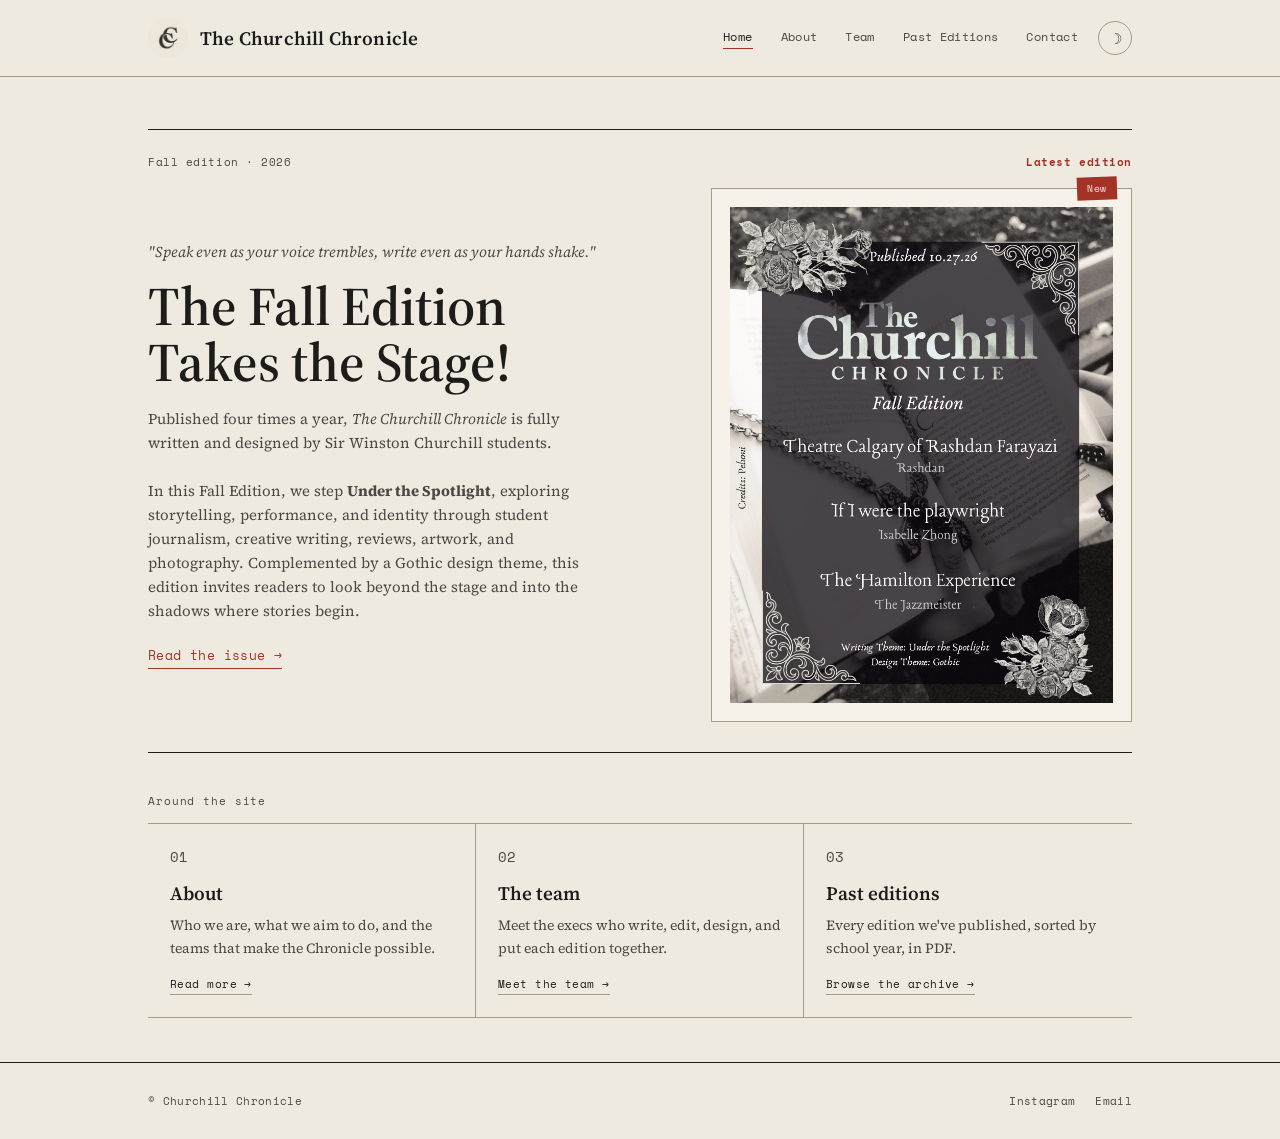
<file: index.html>
<!DOCTYPE html>
<html lang="en">
<head>
    <script>
      (function () {
        var saved = localStorage.getItem('theme');
        if (saved === 'light' || saved === 'dark') {
          document.documentElement.setAttribute('data-theme', saved);
        }
      })();
    </script>
    <meta charset="UTF-8">
    <meta name="viewport" content="width=device-width, initial-scale=1, viewport-fit=cover">
    <title>The Churchill Chronicle</title>

    <meta name="google-site-verification" content="RNOz-vZs6XylmVOYaJs3Jcvk_ia1EiTvm1-VRj36IhY" />
    
    <link rel="preconnect" href="https://fonts.googleapis.com">
    <link rel="preconnect" href="https://fonts.gstatic.com" crossorigin>
    <link href="https://fonts.googleapis.com/css2?family=Source+Serif+4:ital,opsz,wght@0,8..60,400;0,8..60,500;0,8..60,600;1,8..60,400;1,8..60,500&family=Space+Mono:wght@400;700&display=swap" rel="stylesheet">

    <link rel="stylesheet" href="style.css">

    <link rel="apple-touch-icon" sizes="180x180" href="assets/favicon/apple-touch-icon.png">
    <link rel="icon" type="image/png" sizes="32x32" href="assets/favicon/favicon-32x32.png">
    <link rel="icon" type="image/png" sizes="16x16" href="assets/favicon/favicon-16x16.png">
    <link rel="manifest" href="assets/favicon/site.webmanifest">

    <meta name="description" content="The official student magazine of Sir Winston Churchill High School. Read the latest edition, meet the team, and browse past issues.">
    <link rel="canonical" href="https://churchillchronicleofficial.github.io/the-churchill-chronicle/index.html">
    <!-- Replace "https://churchillchronicleofficial.github.io/the-churchill-chronicle/" with Actual Domain if we add one in future-->

    <meta property="og:type" content="website">
    <meta property="og:title" content="The Churchill Chronicle">
    <meta property="og:description" content="The official student magazine of Sir Winston Churchill High School. Read the latest edition, meet the team, and browse past issues.">
    <meta property="og:url" content="https://churchillchronicleofficial.github.io/the-churchill-chronicle/index.html">
    <meta property="og:image" content="https://churchillchronicleofficial.github.io/the-churchill-chronicle/assets/social/og-image.jpg">


    <meta name="twitter:card" content="summary_large_image">
    <meta name="twitter:title" content="The Churchill Chronicle">
    <meta name="twitter:description" content="The official student magazine of Sir Winston Churchill High School. Read the latest edition, meet the team, and browse past issues.">
    <meta name="twitter:image" content="https://churchillchronicleofficial.github.io/the-churchill-chronicle/assets/social/og-image.jpg">

    <!-- Free, privacy-friendly analytics (GoatCounter). Sign up free at
        https://www.goatcounter.com (use wordpress login) -->
    <script data-goatcounter="https://theofficialchurchillchronicle.goatcounter.com/count"
            async src="//gc.zgo.at/count.js"></script>

</head>
<body>

<header>
  <div class="wrap header-inner">
    <div class="brand">
      <img class="logo-mark" src="assets/images/logo.svg" alt="Churchill Chronicle logo">
      <div class="brand-text">
        <div class="name">The Churchill Chronicle</div>
      </div>
    </div>
    <div class="header-right">
      <nav>
        <a href="index.html" class="active">Home</a>
        <a href="about.html">About</a>
        <a href="team.html">Team</a>
        <a href="editions.html">Past Editions</a>
        <a href="contact.html">Contact</a>
      </nav>
      <button class="theme-toggle" id="themeToggle" aria-label="Toggle light or dark theme">&#9789;</button>
      <button class="menu-toggle" id="menuToggle" aria-label="Open menu">&#9776;</button>
    </div>
  </div>
</header>

<div class="mobile-nav-overlay" id="mobileNav">
  <div class="wrap mobile-nav-header">
    <button class="mobile-nav-close" id="mobileNavClose" aria-label="Close menu">&times;</button>
  </div>
  <nav class="mobile-nav-links wrap">
      <a href="index.html" class="active">Home</a>
      <a href="about.html">About</a>
      <a href="team.html">Team</a>
      <a href="editions.html">Past Editions</a>
      <a href="contact.html">Contact</a>
  </nav>
</div>


<main class="wrap">

  <section class="hero">
    <div class="hero-frame">
      <div class="meta-row">
        <span>Fall edition &middot; 2026</span>
        <span class="latest">Latest edition</span>
      </div>
      <div class="hero-grid">
        <div>
          <p class="tagline">"Speak even as your voice trembles, write even as your hands shake."</p>
          <h1 class="hero-title">The Fall Edition <br> Takes the Stage! </h1>
          <p class="hero-sub">Published four times a year, <i>The Churchill Chronicle</i> is fully written and designed by Sir Winston Churchill students. <br> <br> In this Fall Edition, we step <b>Under the Spotlight</b>, exploring storytelling, performance, and identity through student journalism, creative writing, reviews, artwork, and photography. Complemented by a Gothic design theme, this edition invites readers to look beyond the stage and into the shadows where stories begin.</p>
          <a href="assets/pdfs/fall-2026.pdf" class="read-link">Read the issue &rarr;</a>
        </div>
        <div class="cover-frame">
          <span class="stamp-tag">New</span>
          <img src="assets/covers/fall-2026-cover.png" alt="Fall 2026 edition cover">
        </div>
      </div>
    </div>
  </section>

  <section class="index-section">
    <p class="index-heading">Around the site</p>
    <div class="index-grid">
      <div class="index-card">
        <p class="index-num">01</p>
        <h3>About</h3>
        <p>Who we are, what we aim to do, and the teams that make the Chronicle possible.</p>
        <a href="about.html">Read more &rarr;</a>
      </div>
      <div class="index-card">
        <p class="index-num">02</p>
        <h3>The team</h3>
        <p>Meet the execs who write, edit, design, and put each edition together.</p>
        <a href="team.html">Meet the team &rarr;</a>
      </div>
      <div class="index-card">
        <p class="index-num">03</p>
        <h3>Past editions</h3>
        <p>Every edition we've published, sorted by school year, in PDF.</p>
        <a href="editions.html">Browse the archive &rarr;</a>
      </div>
    </div>
  </section>

</main>

<footer>
  <div class="wrap footer-inner">
    <span>&copy; Churchill Chronicle</span>
    <div class="footer-links">
      <a href="https://www.instagram.com/thechurchillchronicle/" target="_blank" rel="noopener">Instagram</a>
      <a href="mailto:churchillchronicleofficial@gmail.com">Email</a>
    </div>
  </div>
</footer>

<script>
  (function () {
    var toggle = document.getElementById('themeToggle');
    function currentTheme() {
      var attr = document.documentElement.getAttribute('data-theme');
      if (attr) return attr;
      return window.matchMedia('(prefers-color-scheme: dark)').matches ? 'dark' : 'light';
    }
    function updateIcon() {
      toggle.textContent = currentTheme() === 'dark' ? '\u2600\uFE0E' : '\u263D\uFE0E';
    }
    updateIcon();
    toggle.addEventListener('click', function () {
      var next = currentTheme() === 'dark' ? 'light' : 'dark';
      document.documentElement.setAttribute('data-theme', next);
      localStorage.setItem('theme', next);
      updateIcon();
    });
  })();
</script>


<script>
  (function () {
    var menuToggle = document.getElementById('menuToggle');
    var mobileNav = document.getElementById('mobileNav');
    var mobileNavClose = document.getElementById('mobileNavClose');
    if (!menuToggle || !mobileNav) return;

    function openMenu() {
      mobileNav.classList.add('open');
      document.body.style.overflow = 'hidden';
    }
    function closeMenu() {
      mobileNav.classList.remove('open');
      document.body.style.overflow = '';
    }

    menuToggle.addEventListener('click', openMenu);
    mobileNavClose.addEventListener('click', closeMenu);
    mobileNav.querySelectorAll('a').forEach(function (link) {
      link.addEventListener('click', closeMenu);
    });
    document.addEventListener('keydown', function (e) {
      if (e.key === 'Escape') closeMenu();
    });
  })();
</script>

</body>
</html>
</file>
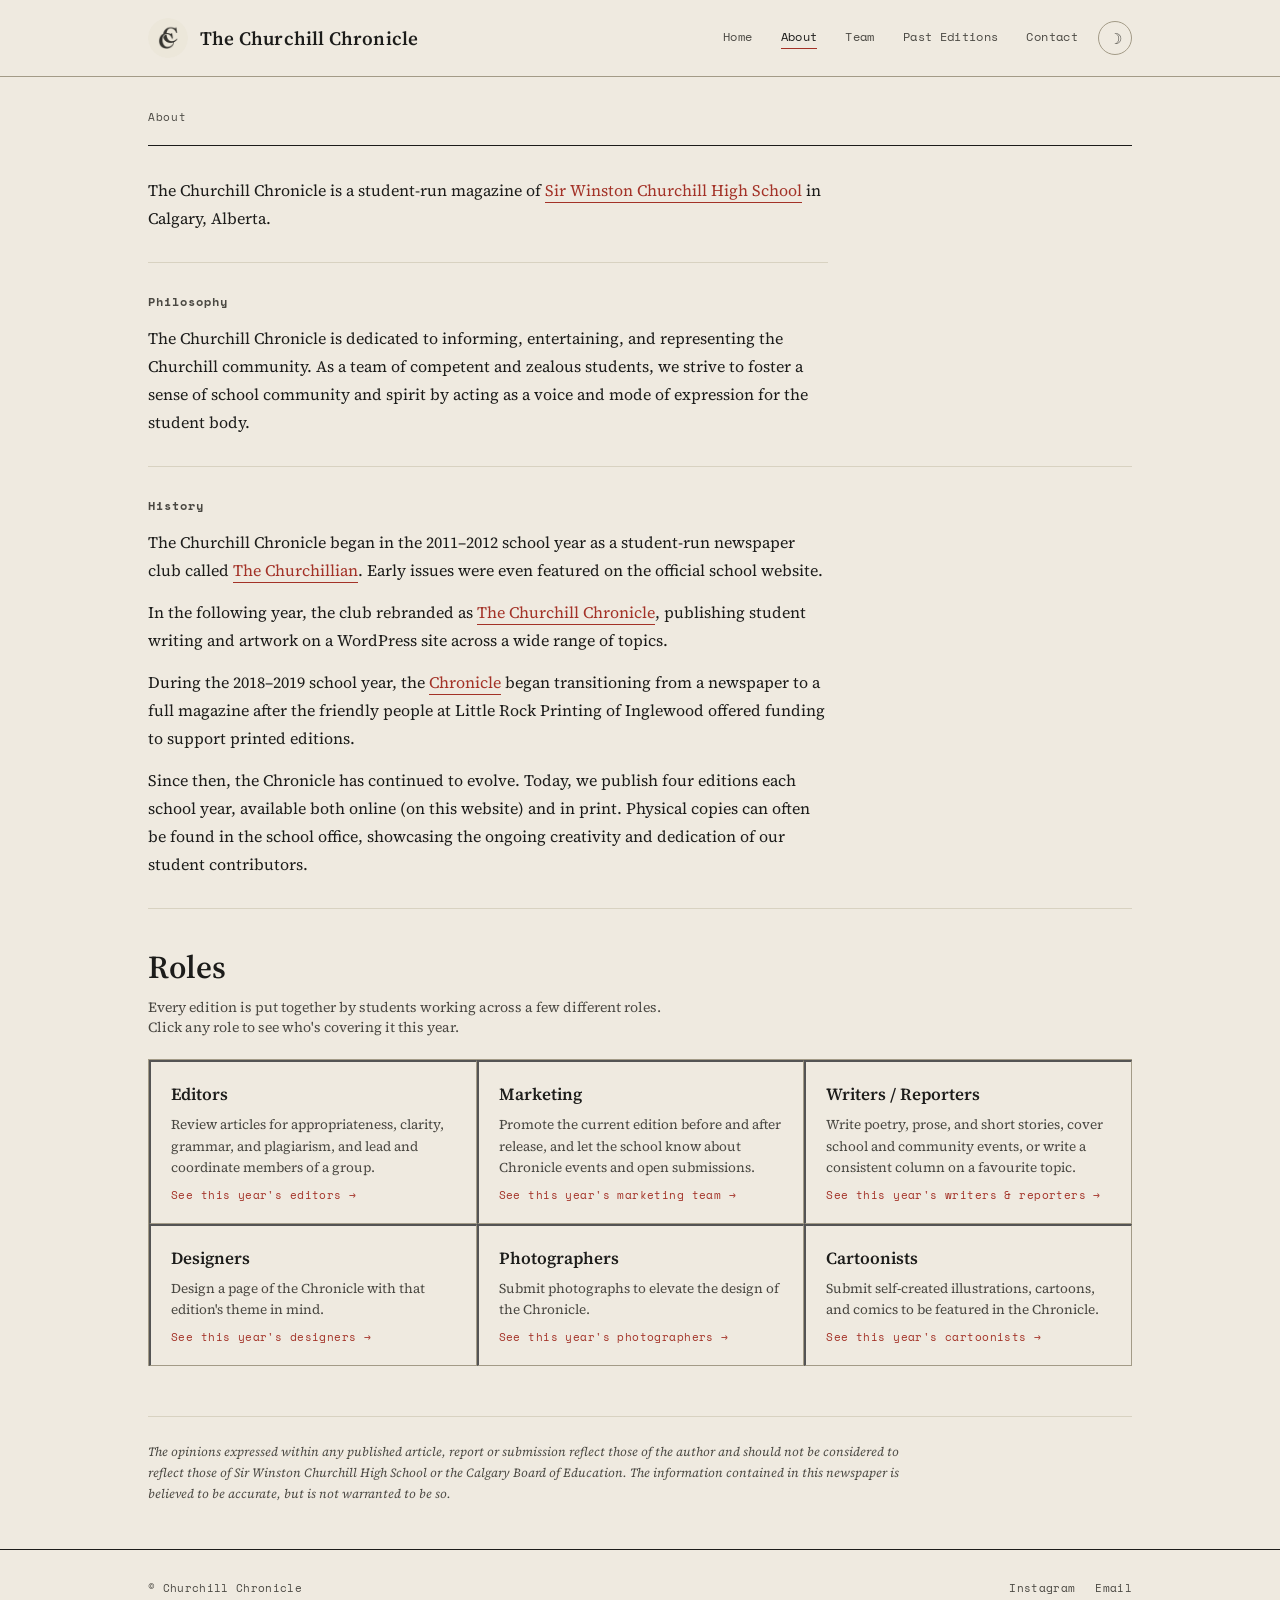
<file: about.html>
<!DOCTYPE html>
<html lang="en">
<head>
<script>
  (function () {
    var saved = localStorage.getItem('theme');
    if (saved === 'light' || saved === 'dark') {
      document.documentElement.setAttribute('data-theme', saved);
    }
  })();
</script>
<meta charset="UTF-8">
<meta name="viewport" content="width=device-width, initial-scale=1, viewport-fit=cover">
<title>About - The Churchill Chronicle</title>

<link rel="preconnect" href="https://fonts.googleapis.com">
<link rel="preconnect" href="https://fonts.gstatic.com" crossorigin>
<link href="https://fonts.googleapis.com/css2?family=Source+Serif+4:ital,opsz,wght@0,8..60,400;0,8..60,500;0,8..60,600;1,8..60,400;1,8..60,500&family=Space+Mono:wght@400;700&display=swap" rel="stylesheet">

<link rel="stylesheet" href="style.css">

<link rel="apple-touch-icon" sizes="180x180" href="assets/favicon/apple-touch-icon.png">
<link rel="icon" type="image/png" sizes="32x32" href="assets/favicon/favicon-32x32.png">
<link rel="icon" type="image/png" sizes="16x16" href="assets/favicon/favicon-16x16.png">
<link rel="manifest" href="assets/favicon/site.webmanifest">

<meta name="description" content="Who we are, our philosophy, our history, and the student roles that put every edition together.">
<link rel="canonical" href="https://churchillchronicleofficial.github.io/the-churchill-chronicle/about.html">

<meta property="og:type" content="website">
<meta property="og:title" content="About — The Churchill Chronicle">
<meta property="og:description" content="Who we are, our philosophy, our history, and the student roles that put every edition together.">
<meta property="og:url" content="https://churchillchronicleofficial.github.io/the-churchill-chronicle/about.html">
<meta property="og:image" content="https://churchillchronicleofficial.github.io/the-churchill-chronicle/assets/social/og-image.jpg">


<meta name="twitter:card" content="summary_large_image">
<meta name="twitter:title" content="About — The Churchill Chronicle">
<meta name="twitter:description" content="Who we are, our philosophy, our history, and the student roles that put every edition together.">
<meta name="twitter:image" content="https://churchillchronicleofficial.github.io/the-churchill-chronicle/assets/social/og-image.jpg">

<!-- Free, privacy-friendly analytics (GoatCounter). Sign up free at
     https://www.goatcounter.com -->
<script data-goatcounter="https://theofficialchurchillchronicle.goatcounter.com/count"
        async src="//gc.zgo.at/count.js"></script>

</head>
<body>

<header>
  <div class="wrap header-inner">
    <div class="brand">
      <img class="logo-mark" src="assets/images/logo.svg" alt="Churchill Chronicle logo">
      <div class="brand-text">
        <div class="name">The Churchill Chronicle</div>
      </div>
    </div>
    <div class="header-right">
      <nav>
        <a href="index.html">Home</a>
        <a href="about.html" class="active">About</a>
        <a href="team.html">Team</a>
        <a href="editions.html">Past Editions</a>
        <a href="contact.html">Contact</a>
      </nav>
      <button class="theme-toggle" id="themeToggle" aria-label="Toggle light or dark theme">&#9789;</button>
      <button class="menu-toggle" id="menuToggle" aria-label="Open menu">&#9776;</button>
    </div>
  </div>
</header>

<div class="mobile-nav-overlay" id="mobileNav">
  <div class="wrap mobile-nav-header">
    <button class="mobile-nav-close" id="mobileNavClose" aria-label="Close menu">&times;</button>
  </div>
  <nav class="mobile-nav-links wrap">
      <a href="index.html">Home</a>
      <a href="about.html" class="active">About</a>
      <a href="team.html">Team</a>
      <a href="editions.html">Past Editions</a>
      <a href="contact.html">Contact</a>
  </nav>
</div>


<main class="wrap">

  <div class="page-header">
    <p class="page-eyebrow">About</p>
  </div>

  <section class="about-section prose">
    <p>
      The Churchill Chronicle is a student-run magazine of
      <a href="https://sirwinstonchurchill.cbe.ab.ca/" target="_blank" rel="noopener">Sir Winston Churchill High School</a>
      in Calgary, Alberta.
    </p>
  </section>

  <section class="about-section">
    <h2>Philosophy</h2>
    <div class="prose">
      <p>
        The Churchill Chronicle is dedicated to informing, entertaining, and representing the Churchill community.
        As a team of competent and zealous students, we strive to foster a sense of school community and spirit
        by acting as a voice and mode of expression for the student body.
      </p>
    </div>
  </section>

  <section class="about-section">
    <h2>History</h2>
    <div class="prose">
      <p>
        The Churchill Chronicle began in the 2011–2012 school year as a student-run newspaper club called
        <a href="https://thechurchillian.wordpress.com/" target="_blank" rel="noopener">The Churchillian</a>.
        Early issues were even featured on the official school website.
      </p>
      <p>
        In the following year, the club rebranded as
        <a href="https://thechurchillchronicle.wordpress.com/" target="_blank" rel="noopener">The Churchill Chronicle</a>,
        publishing student writing and artwork on a WordPress site across a wide range of topics.
      </p>
      <p>
        During the 2018–2019 school year, the
        <a href="https://theofficialchurchillchronicle.wordpress.com/" target="_blank" rel="noopener">Chronicle</a>
        began transitioning from a newspaper to a full magazine after the friendly people at Little Rock Printing
        of Inglewood offered funding to support printed editions.
      </p>
      <p>
        Since then, the Chronicle has continued to evolve. Today, we publish four editions each school year,
        available both online (on this website) and in print. Physical copies can often be found in the school
        office, showcasing the ongoing creativity and dedication of our student contributors.
      </p>
    </div>
  </section>

  <section class="roles-section">
    <h2 class="about-section-title">Roles</h2>
    <p class="roles-intro">Every edition is put together by students working across a few different roles. Click any role to see who's covering it this year.</p>

    <div class="role-grid">
      <button class="role-card" data-role="editors">
        <h3>Editors</h3>
        <p>Review articles for appropriateness, clarity, grammar, and plagiarism, and lead and coordinate members of a group.</p>
        <span class="role-see">See this year's editors &rarr;</span>
      </button>

      <button class="role-card" data-role="marketing">
        <h3>Marketing</h3>
        <p>Promote the current edition before and after release, and let the school know about Chronicle events and open submissions.</p>
        <span class="role-see">See this year's marketing team &rarr;</span>
      </button>

      <button class="role-card" data-role="writers">
        <h3>Writers / Reporters</h3>
        <p>Write poetry, prose, and short stories, cover school and community events, or write a consistent column on a favourite topic.</p>
        <span class="role-see">See this year's writers &amp; reporters &rarr;</span>
      </button>

      <button class="role-card" data-role="designers">
        <h3>Designers</h3>
        <p>Design a page of the Chronicle with that edition's theme in mind.</p>
        <span class="role-see">See this year's designers &rarr;</span>
      </button>

      <button class="role-card" data-role="photographer">
        <h3>Photographers</h3>
        <p>Submit photographs to elevate the design of the Chronicle.</p>
        <span class="role-see">See this year's photographers &rarr;</span>
      </button>

      <button class="role-card" data-role="cartoonists">
        <h3>Cartoonists</h3>
        <p>Submit self-created illustrations, cartoons, and comics to be featured in the Chronicle.</p>
        <span class="role-see">See this year's cartoonists &rarr;</span>
      </button>
    </div>
  </section>

  <section class="disclaimer-section">
    <p>
      The opinions expressed within any published article, report or submission reflect those of the author
      and should not be considered to reflect those of Sir Winston Churchill High School or the Calgary Board
      of Education. The information contained in this newspaper is believed to be accurate, but is not
      warranted to be so.
    </p>
  </section>

</main>

<footer>
  <div class="wrap footer-inner">
    <span>&copy; Churchill Chronicle</span>
    <div class="footer-links">
      <a href="https://www.instagram.com/thechurchillchronicle/" target="_blank" rel="noopener">Instagram</a>
      <a href="mailto:churchillchronicleofficial@gmail.com">Email</a>
    </div>
  </div>
</footer>

<!-- ---- role popup modal ---- -->
<div class="modal-overlay" id="roleModal">
  <div class="modal-panel" role="dialog" aria-modal="true" aria-labelledby="modalTitle">
    <button class="modal-close" id="modalClose" aria-label="Close">Close &times;</button>
    <p class="modal-eyebrow">This year's</p>
    <h3 id="modalTitle"></h3>
    <p class="modal-desc" id="modalDesc"></p>
    <ul class="modal-names" id="modalNames"></ul>
  </div>
</div>

<script>
  /* FUTURE EXECS: edit the names below each school year — this is the only
     place you need to update once your exec list changes. Keys here must
     match the data-role attribute on each .role-card button above. */
  const roles = {
    editors: {
      title: "Editors",
      desc: "Review articles for appropriateness, clarity, grammar, and plagiarism, and lead and coordinate members of a group.",
      names: ["Naina Khera", "Kashika Jain", "Ufuoma Emuobome", "Neer Mann", "Angela", "Affaaf Ansari", "Emma Wang"]
    },
    marketing: {
      title: "Marketing Team",
      desc: "Promote the current edition prior to release and after publication. Let the school know about Chronicle events and open writing submissions through posters, reels, posts, foyer pop-up booths, etc.",
      names: [
        "Alexis Avery Leong",
        "Amal Aamir",
        "Emilia Romagnoli",
        "Faryat Islam",
        "Gaurika Guglani",
        "Hailey Wong",
        "Kaylin Nguyen",
        "Mina Pan",
        "Simrah Khan"
      ]
    },
    writers: {
      title: "Writers/Reporters",
      desc: "Write poetry, prose, short stories, or much more! Some writers are columnists, who consistently write articles focused on a specific topic. Others are reporters, who report on current or past school or community events, and interview members of the community.",
      names: [
        "Aiden Xiong - Writer",
        "Destiney Huang - Writer",
        "Greta Blanton - Writer",
        "H. Rauf - Writer",
        "Jenny Zhou - Writer",
        "Luna Tekie - Writer",
        "Lovita Ea - Writer",
        "Mathew Lo - Writer",
        "Rachel W. - Writer",
        "Rashdan - Writer",
        "Sarah A - Writer",
        "the Jazzmeister - Writer",
        "Cadence Wong - Columnist",
        "Lyric Blackthorn - Columnist",
        "Ranbir Masoun - Columnist",
        "Akirausyu - Reporter",
        "Emaan Ali - Reporter",
        "Grace Lo - Reporter",
        "Mannat.M - Reporter",
        "Siddharth Bhalla - Reporter"
      ]
    },
    designers: {
      title: "Designers",
      desc: "Design a page of the Chronicle with that edition's theme in mind.",
      names: ["areesha", "Charline Lai", "Chloe. F", "Crystal Lee", "Dinuli De Silva", "Ewa", "Farriell", "helena", "Julie Chen", "Lorry Li", "Maham Khan", "Musfirah K", "Olivia Wang", "Tran Nguyen"]
    },
    photographer: {
      title: "Photographers",
      desc: "Submit photographs to elevate the design of the Chronicle.",
      names: ["Aslam Ali"," Aisha Hussain", "Carolyn G.", "Daisy Q", "Edwin Lu", "Kaylee Nham", "Kaylee Tang", "Pelumi", "Rima Hammami", "Sophie", "Tahawur Satwat", "Umesh Ahuja"]
    },
    cartoonists: {
      title: "Cartoonists",
      desc: "Submit self-created illustrations, cartoons and comics to be featured in the Chronicle.",
      names: ["Anisa Kazi", "AZL", "Elaine Thomson", "Grace", "Heer Prajapati", "Leslie K", "Miriku", "Serena"]
    }
  };

  const overlay = document.getElementById("roleModal");
  const modalTitle = document.getElementById("modalTitle");
  const modalDesc = document.getElementById("modalDesc");
  const modalNames = document.getElementById("modalNames");
  let lastFocused = null;

  function openModal(roleKey) {
    const role = roles[roleKey];
    if (!role) return;
    modalTitle.textContent = role.title;
    modalDesc.textContent = role.desc;
    modalNames.innerHTML = "";
    role.names.forEach(function (name) {
      const li = document.createElement("li");
      li.textContent = name;
      modalNames.appendChild(li);
    });
    lastFocused = document.activeElement;
    overlay.classList.add("open");
    document.getElementById("modalClose").focus();
    document.addEventListener("keydown", onKeydown);
  }

  function closeModal() {
    overlay.classList.remove("open");
    document.removeEventListener("keydown", onKeydown);
    if (lastFocused) lastFocused.focus();
  }

  function onKeydown(e) {
    if (e.key === "Escape") closeModal();
  }

  document.querySelectorAll(".role-card").forEach(function (card) {
    card.addEventListener("click", function () {
      openModal(card.getAttribute("data-role"));
    });
  });

  document.getElementById("modalClose").addEventListener("click", closeModal);
  overlay.addEventListener("click", function (e) {
    if (e.target === overlay) closeModal();
  });
</script>

<script>
  (function () {
    var toggle = document.getElementById('themeToggle');
    function currentTheme() {
      var attr = document.documentElement.getAttribute('data-theme');
      if (attr) return attr;
      return window.matchMedia('(prefers-color-scheme: dark)').matches ? 'dark' : 'light';
    }
    function updateIcon() {
      toggle.textContent = currentTheme() === 'dark' ? '\u2600\uFE0E' : '\u263D\uFE0E';
    }
    updateIcon();
    toggle.addEventListener('click', function () {
      var next = currentTheme() === 'dark' ? 'light' : 'dark';
      document.documentElement.setAttribute('data-theme', next);
      localStorage.setItem('theme', next);
      updateIcon();
    });
  })();
</script>


<script>
  (function () {
    var menuToggle = document.getElementById('menuToggle');
    var mobileNav = document.getElementById('mobileNav');
    var mobileNavClose = document.getElementById('mobileNavClose');
    if (!menuToggle || !mobileNav) return;

    function openMenu() {
      mobileNav.classList.add('open');
      document.body.style.overflow = 'hidden';
    }
    function closeMenu() {
      mobileNav.classList.remove('open');
      document.body.style.overflow = '';
    }

    menuToggle.addEventListener('click', openMenu);
    mobileNavClose.addEventListener('click', closeMenu);
    mobileNav.querySelectorAll('a').forEach(function (link) {
      link.addEventListener('click', closeMenu);
    });
    document.addEventListener('keydown', function (e) {
      if (e.key === 'Escape') closeMenu();
    });
  })();
</script>

</body>
</html>
</file>
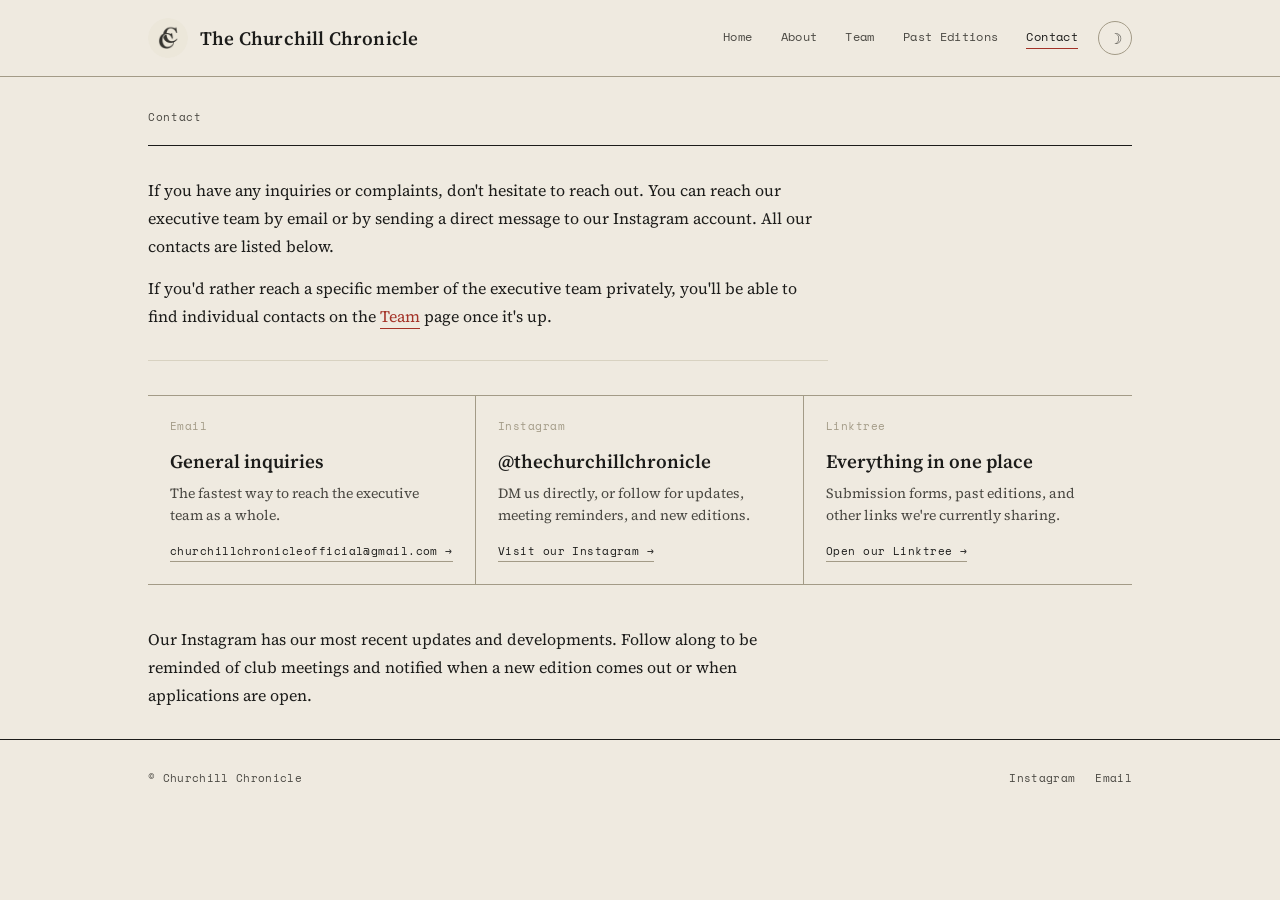
<file: contact.html>
<!DOCTYPE html>
<html lang="en">
<head>
<script>
  (function () {
    var saved = localStorage.getItem('theme');
    if (saved === 'light' || saved === 'dark') {
      document.documentElement.setAttribute('data-theme', saved);
    }
  })();
</script>
<meta charset="UTF-8">
<meta name="viewport" content="width=device-width, initial-scale=1, viewport-fit=cover">
<title>Contact - The Churchill Chronicle</title>

<link rel="preconnect" href="https://fonts.googleapis.com">
<link rel="preconnect" href="https://fonts.gstatic.com" crossorigin>
<link href="https://fonts.googleapis.com/css2?family=Source+Serif+4:ital,opsz,wght@0,8..60,400;0,8..60,500;0,8..60,600;1,8..60,400;1,8..60,500&family=Space+Mono:wght@400;700&display=swap" rel="stylesheet">

<link rel="stylesheet" href="style.css">

<link rel="apple-touch-icon" sizes="180x180" href="assets/favicon/apple-touch-icon.png">
<link rel="icon" type="image/png" sizes="32x32" href="assets/favicon/favicon-32x32.png">
<link rel="icon" type="image/png" sizes="16x16" href="assets/favicon/favicon-16x16.png">
<link rel="manifest" href="assets/favicon/site.webmanifest">

<meta name="description" content="Get in touch with The Churchill Chronicle by email or Instagram.">
<link rel="canonical" href="https://churchillchronicleofficial.github.io/the-churchill-chronicle/contact.html">

<meta property="og:type" content="website">
<meta property="og:title" content="Contact — The Churchill Chronicle">
<meta property="og:description" content="Get in touch with The Churchill Chronicle by email or Instagram.">
<meta property="og:url" content="https://churchillchronicleofficial.github.io/the-churchill-chronicle/contact.html">
<meta property="og:image" content="https://churchillchronicleofficial.github.io/the-churchill-chronicle/assets/social/og-image.jpg">
<!-- TODO: create assets/social/og-image.jpg (1200x630px) — a simple logo-on-paper
     image works well. Every page shares this one image for now. -->

<meta name="twitter:card" content="summary_large_image">
<meta name="twitter:title" content="Contact — The Churchill Chronicle">
<meta name="twitter:description" content="Get in touch with The Churchill Chronicle by email or Instagram.">
<meta name="twitter:image" content="https://churchillchronicleofficial.github.io/the-churchill-chronicle/assets/social/og-image.jpg">

<!-- Free, privacy-friendly analytics (GoatCounter). Sign up free at
     https://www.goatcounter.com, then replace REPLACE-ME below with your
     own site code (find it in your GoatCounter settings). Until you do,
     this script simply won't send any data anywhere. -->
<script data-goatcounter="https://theofficialchurchillchronicle.goatcounter.com/count"
        async src="//gc.zgo.at/count.js"></script>

</head>
<body>

<header>
  <div class="wrap header-inner">
    <div class="brand">
      <img class="logo-mark" src="assets/images/logo.svg" alt="Churchill Chronicle logo">
      <div class="brand-text">
        <div class="name">The Churchill Chronicle</div>
      </div>
    </div>
    <div class="header-right">
      <nav>
        <a href="index.html">Home</a>
        <a href="about.html">About</a>
        <a href="team.html">Team</a>
        <a href="editions.html">Past Editions</a>
        <a href="contact.html" class="active">Contact</a>
      </nav>
      <button class="theme-toggle" id="themeToggle" aria-label="Toggle light or dark theme">&#9789;</button>
      <button class="menu-toggle" id="menuToggle" aria-label="Open menu">&#9776;</button>
    </div>
  </div>
</header>

<div class="mobile-nav-overlay" id="mobileNav">
  <div class="wrap mobile-nav-header">
    <button class="mobile-nav-close" id="mobileNavClose" aria-label="Close menu">&times;</button>
  </div>
  <nav class="mobile-nav-links wrap">
      <a href="index.html">Home</a>
      <a href="about.html">About</a>
      <a href="team.html">Team</a>
      <a href="editions.html">Past Editions</a>
      <a href="contact.html" class="active">Contact</a>
  </nav>
</div>


<main class="wrap">

  <div class="page-header">
    <p class="page-eyebrow">Contact</p>
  </div>

  <section class="about-section prose">
    <p>
      If you have any inquiries or complaints, don't hesitate to reach out. You can reach our executive
      team by email or by sending a direct message to our Instagram account. All our contacts are listed below.
    </p>
    <p>
      If you'd rather reach a specific member of the executive team privately, you'll be able to find
      individual contacts on the <a href="team.html">Team</a> page once it's up.
    </p>
  </section>

  <section class="contact-grid index-grid">
    <div class="index-card contact-card">
      <p class="contact-label">Email</p>
      <h3>General inquiries</h3>
      <p>The fastest way to reach the executive team as a whole.</p>
      <a href="mailto:churchillchronicleofficial@gmail.com">churchillchronicleofficial@gmail.com &rarr;</a>
    </div>
    <div class="index-card contact-card">
      <p class="contact-label">Instagram</p>
      <h3>@thechurchillchronicle</h3>
      <p>DM us directly, or follow for updates, meeting reminders, and new editions.</p>
      <a href="https://www.instagram.com/thechurchillchronicle/" target="_blank" rel="noopener">Visit our Instagram &rarr;</a>
    </div>
    <div class="index-card contact-card">
      <p class="contact-label">Linktree</p>
      <h3>Everything in one place</h3>
      <p>Submission forms, past editions, and other links we're currently sharing.</p>
      <a href="https://linktr.ee/thechurchillchronicle" target="_blank" rel="noopener">Open our Linktree &rarr;</a>
    </div>
  </section>

  <section class="about-section prose">
    <p>
      Our Instagram has our most recent updates and developments. Follow along to be reminded of club
      meetings and notified when a new edition comes out or when applications are open.
    </p>
  </section>

</main>

<footer>
  <div class="wrap footer-inner">
    <span>&copy; Churchill Chronicle</span>
    <div class="footer-links">
      <a href="https://www.instagram.com/thechurchillchronicle/" target="_blank" rel="noopener">Instagram</a>
      <a href="mailto:churchillchronicleofficial@gmail.com">Email</a>
    </div>
  </div>
</footer>

<script>
  (function () {
    var toggle = document.getElementById('themeToggle');
    function currentTheme() {
      var attr = document.documentElement.getAttribute('data-theme');
      if (attr) return attr;
      return window.matchMedia('(prefers-color-scheme: dark)').matches ? 'dark' : 'light';
    }
    function updateIcon() {
      toggle.textContent = currentTheme() === 'dark' ? '\u2600\uFE0E' : '\u263D\uFE0E';
    }
    updateIcon();
    toggle.addEventListener('click', function () {
      var next = currentTheme() === 'dark' ? 'light' : 'dark';
      document.documentElement.setAttribute('data-theme', next);
      localStorage.setItem('theme', next);
      updateIcon();
    });
  })();
</script>


<script>
  (function () {
    var menuToggle = document.getElementById('menuToggle');
    var mobileNav = document.getElementById('mobileNav');
    var mobileNavClose = document.getElementById('mobileNavClose');
    if (!menuToggle || !mobileNav) return;

    function openMenu() {
      mobileNav.classList.add('open');
      document.body.style.overflow = 'hidden';
    }
    function closeMenu() {
      mobileNav.classList.remove('open');
      document.body.style.overflow = '';
    }

    menuToggle.addEventListener('click', openMenu);
    mobileNavClose.addEventListener('click', closeMenu);
    mobileNav.querySelectorAll('a').forEach(function (link) {
      link.addEventListener('click', closeMenu);
    });
    document.addEventListener('keydown', function (e) {
      if (e.key === 'Escape') closeMenu();
    });
  })();
</script>

</body>
</html>
</file>
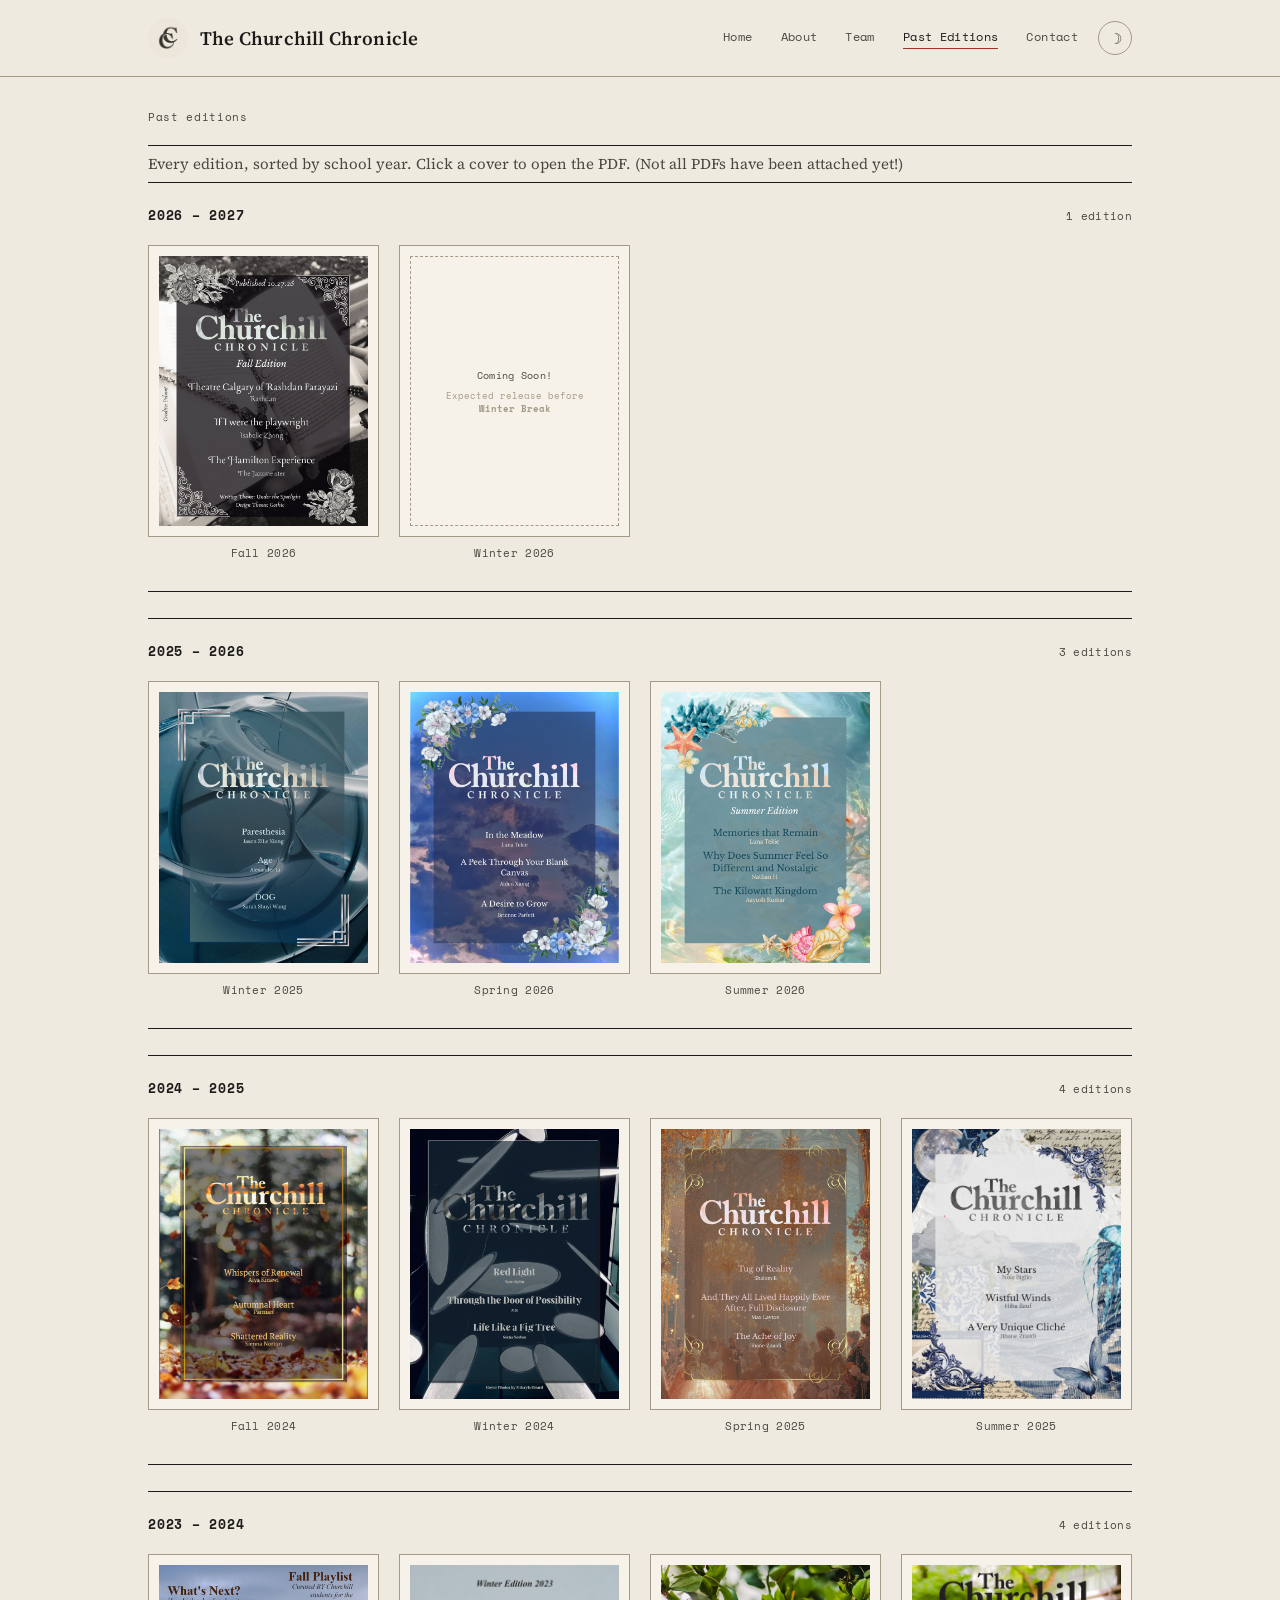
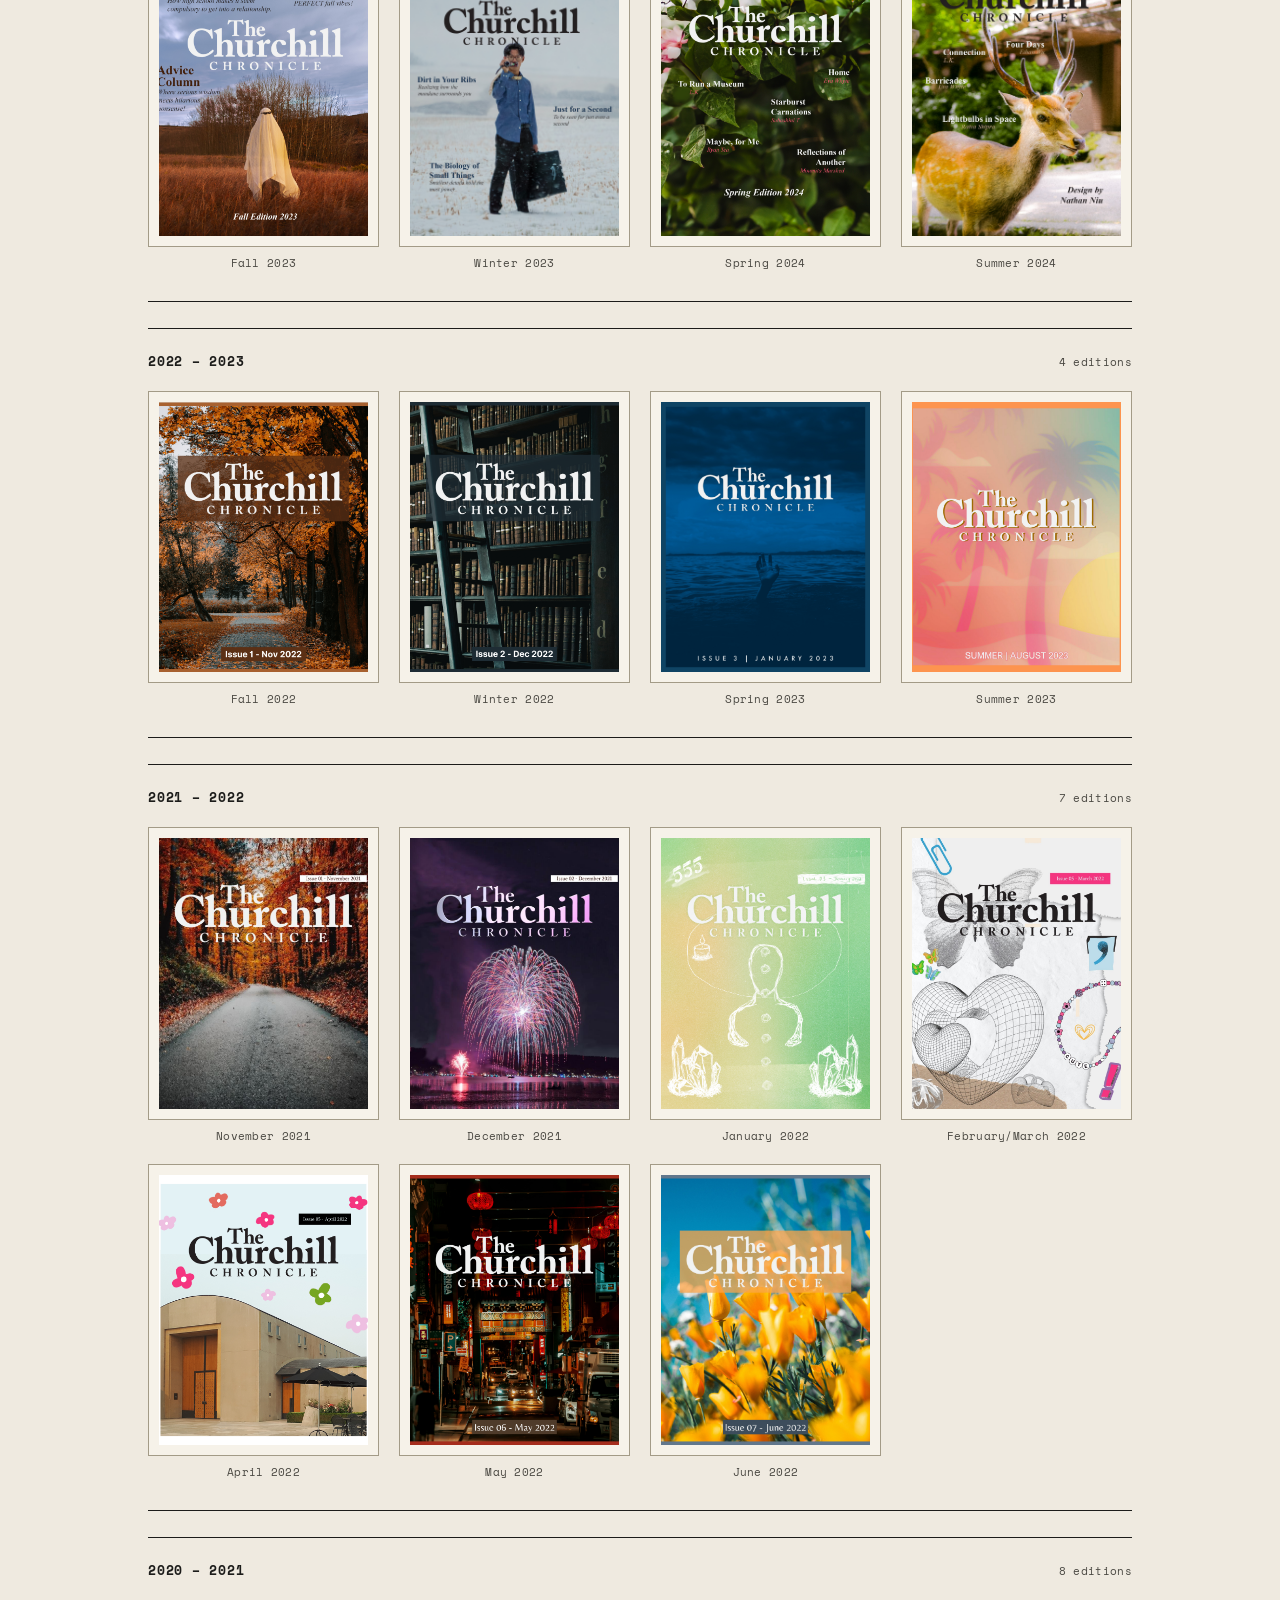
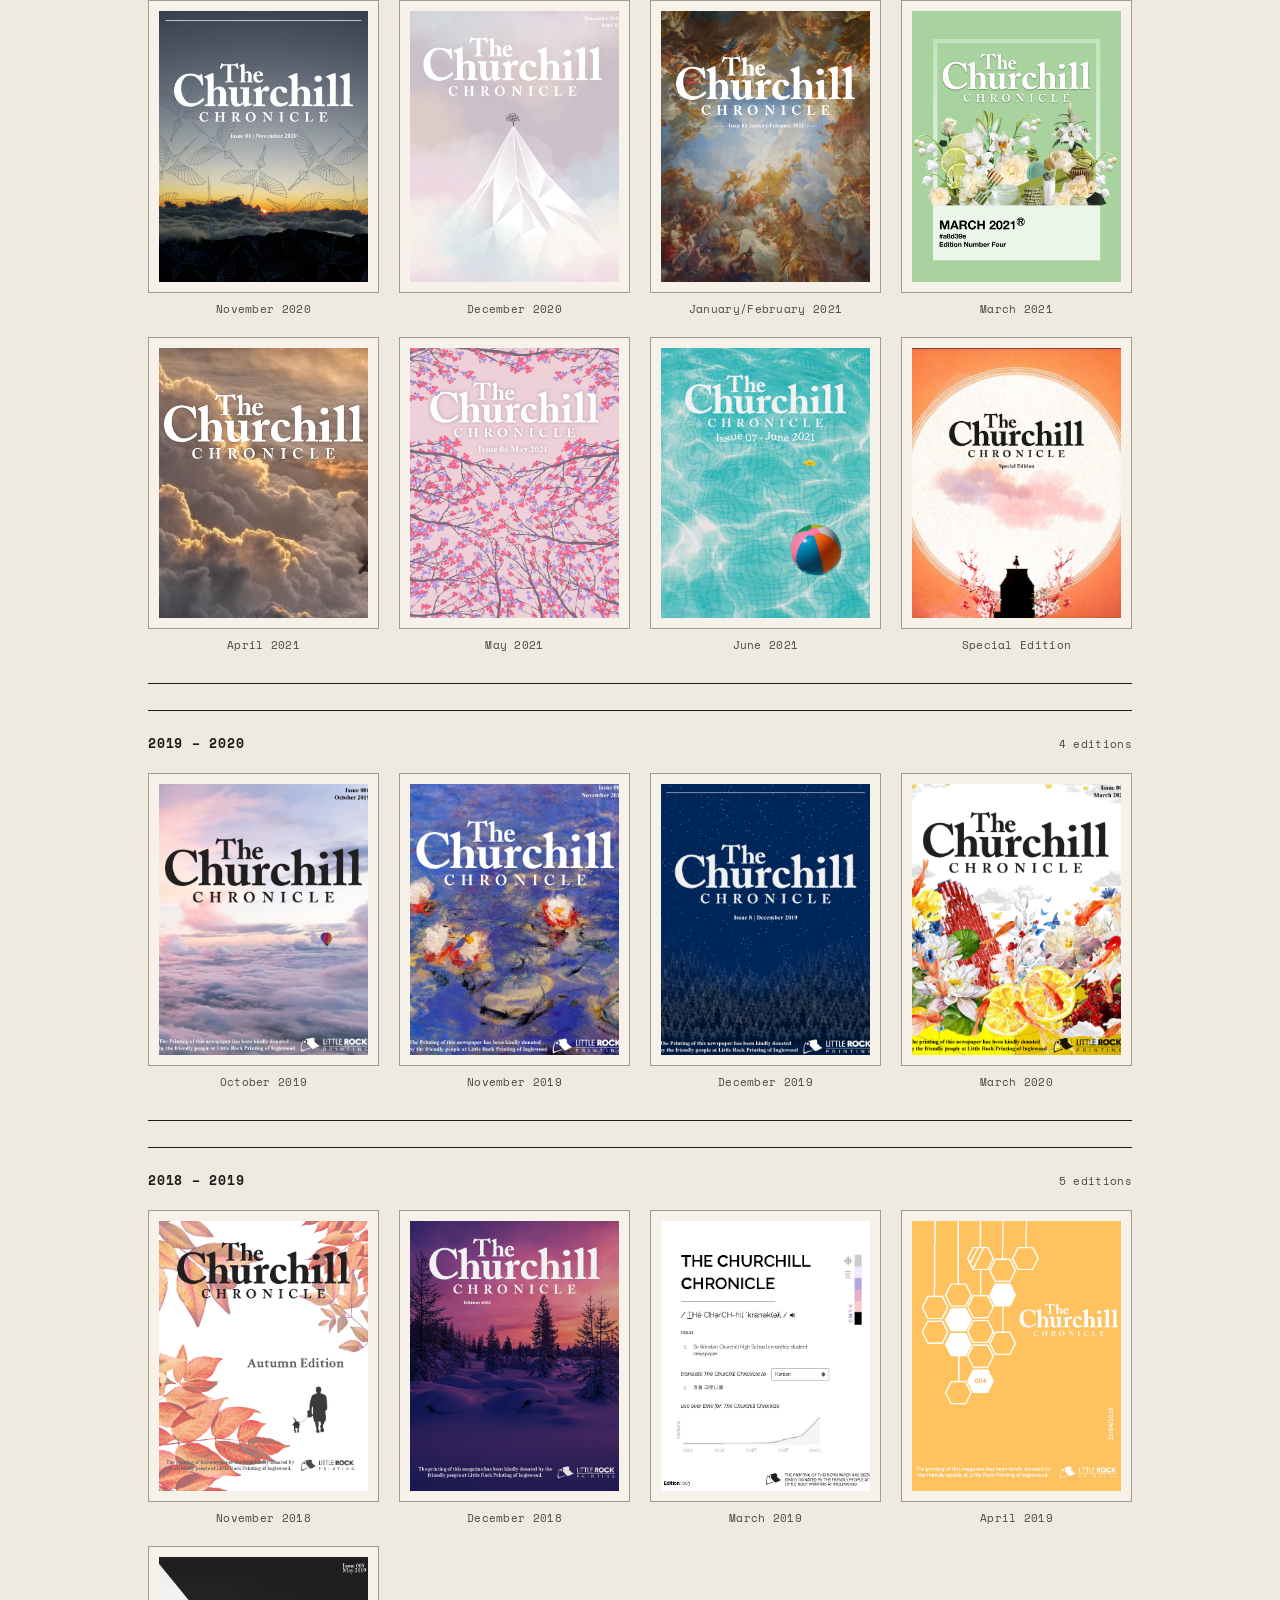
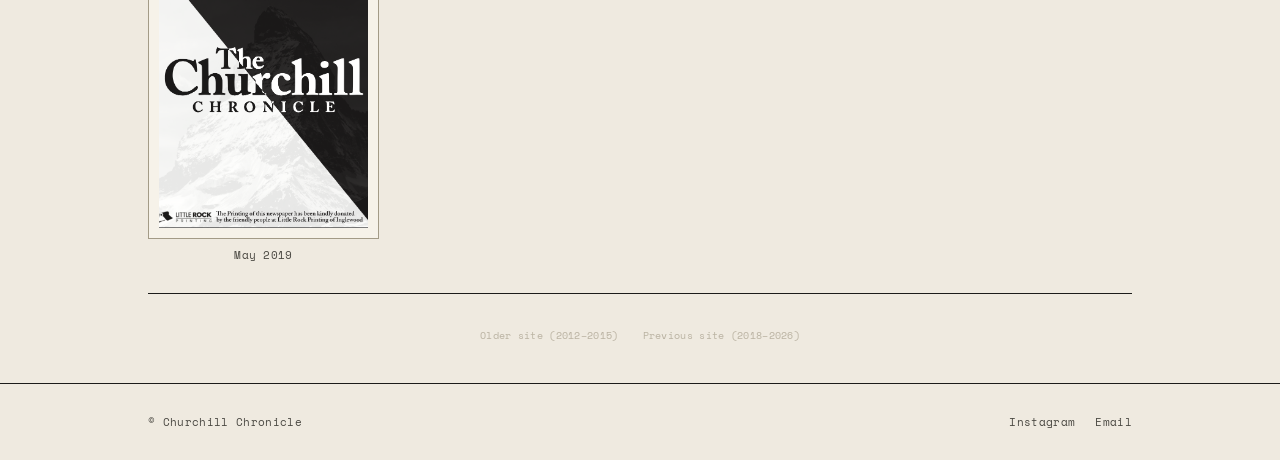
<file: editions.html>
<!DOCTYPE html>
<html lang="en">
<head>
<script>
  (function () {
    var saved = localStorage.getItem('theme');
    if (saved === 'light' || saved === 'dark') {
      document.documentElement.setAttribute('data-theme', saved);
    }
  })();
</script>
<meta charset="UTF-8">
<meta name="viewport" content="width=device-width, initial-scale=1, viewport-fit=cover">
<title>Past Editions - The Churchill Chronicle</title>

<link rel="preconnect" href="https://fonts.googleapis.com">
<link rel="preconnect" href="https://fonts.gstatic.com" crossorigin>
<link href="https://fonts.googleapis.com/css2?family=Source+Serif+4:ital,opsz,wght@0,8..60,400;0,8..60,500;0,8..60,600;1,8..60,400;1,8..60,500&family=Space+Mono:wght@400;700&display=swap" rel="stylesheet">

<link rel="stylesheet" href="style.css">

<link rel="apple-touch-icon" sizes="180x180" href="assets/favicon/apple-touch-icon.png">
<link rel="icon" type="image/png" sizes="32x32" href="assets/favicon/favicon-32x32.png">
<link rel="icon" type="image/png" sizes="16x16" href="assets/favicon/favicon-16x16.png">
<link rel="manifest" href="assets/favicon/site.webmanifest">

<meta name="description" content="Browse every past edition of The Churchill Chronicle, sorted by school year, in PDF.">
<link rel="canonical" href="https://churchillchronicleofficial.github.io/the-churchill-chronicle/editions.html">

<meta property="og:type" content="website">
<meta property="og:title" content="Past Editions - The Churchill Chronicle">
<meta property="og:description" content="Browse every past edition of The Churchill Chronicle, sorted by school year, in PDF.">
<meta property="og:url" content="https://churchillchronicleofficial.github.io/the-churchill-chronicle/editions.html">
<meta property="og:image" content="https://churchillchronicleofficial.github.io/the-churchill-chronicle/assets/social/og-image.jpg">

<meta name="twitter:card" content="summary_large_image">
<meta name="twitter:title" content="Past Editions - The Churchill Chronicle">
<meta name="twitter:description" content="Browse every past edition of The Churchill Chronicle, sorted by school year, in PDF.">
<meta name="twitter:image" content="https://churchillchronicleofficial.github.io/the-churchill-chronicle/assets/social/og-image.jpg">

<!-- Free, privacy-friendly analytics (GoatCounter). Sign up free at https://www.goatcounter.com, -->
<script data-goatcounter="https://theofficialchurchillchronicle.goatcounter.com/count"
        async src="//gc.zgo.at/count.js"></script>

</head>
<body>

<header>
  <div class="wrap header-inner">
    <div class="brand">
      <img class="logo-mark" src="assets/images/logo.svg" alt="Churchill Chronicle logo">
      <div class="brand-text">
        <div class="name">The Churchill Chronicle</div>
      </div>
    </div>
    <div class="header-right">
      <nav>
        <a href="index.html">Home</a>
        <a href="about.html">About</a>
        <a href="team.html">Team</a>
        <a href="editions.html" class="active">Past Editions</a>
        <a href="contact.html">Contact</a>
      </nav>
      <button class="theme-toggle" id="themeToggle" aria-label="Toggle light or dark theme">&#9789;</button>
      <button class="menu-toggle" id="menuToggle" aria-label="Open menu">&#9776;</button>
    </div>
  </div>
</header>

<div class="mobile-nav-overlay" id="mobileNav">
  <div class="wrap mobile-nav-header">
    <button class="mobile-nav-close" id="mobileNavClose" aria-label="Close menu">&times;</button>
  </div>
  <nav class="mobile-nav-links wrap">
      <a href="index.html">Home</a>
      <a href="about.html">About</a>
      <a href="team.html">Team</a>
      <a href="editions.html" class="active">Past Editions</a>
      <a href="contact.html">Contact</a>
  </nav>
</div>


<main class="wrap">

  <div class="page-header">
    <p class="page-eyebrow">Past editions</p>
  </div>

  <div class="editions-intro">
    <p>Every edition, sorted by school year. Click a cover to open the PDF. (Not all PDFs have been attached yet!)</p>
  </div>

  <!--
    FUTURE EXECS: 
    HOW TO ADD A NEW SCHOOL YEAR OR EDITION
    1. Copy one whole <section class="edition-year"> block below.
    2. Update the year in <h2> and the edition-count text.
    3. For each edition, replace the .edition-cover-placeholder div with:
         <img src="assets/covers/SEASON-YEAR-cover.jpg" alt="SEASON YEAR edition cover">
       and point the surrounding <a> href at the real PDF:
         href="assets/pdfs/SEASON-YEAR.pdf"
    4. Keep the most recent year at the top of the page.
  -->


<!-- 2026-2027 -->
<section class="edition-year">
    <div class="edition-year-header">
      <h2>2026 &ndash; 2027</h2>
      <span class="edition-count">1 edition</span>
    </div>
    <div class="edition-grid">

      <a class="edition-card" href="assets/pdfs/fall-2026.pdf" target="_blank" rel="noopener">
        <div class="edition-cover-frame">
          <img src="assets/covers/fall-2026-cover.png" alt="Fall 2026 edition cover">
        </div>
        <span class="edition-season">Fall 2026</span>
      </a>

      <a class="edition-card" href="assets/pdfs/winter-2026.pdf" target="_blank" rel="noopener">
        <div class="edition-cover-frame">
          <div class="edition-cover-placeholder">
            <span class="label">Coming Soon!</span>
            <span class="file">Expected release before <br> <b>Winter Break</b></span>
          </div>
        </div>
        <span class="edition-season">Winter 2026</span>
      </a>

    </div>
  </section>


<!-- 2025-2026 -->
  <section class="edition-year">
    <div class="edition-year-header">
      <h2>2025 &ndash; 2026</h2>
      <span class="edition-count">3 editions</span>
    </div>
    <div class="edition-grid">

      <!-- No Fall edition due to strike :( -->

      <a class="edition-card" href="assets/pdfs/winter-2025.pdf" target="_blank" rel="noopener">
        <div class="edition-cover-frame">
          <img src="assets/covers/winter-2025-cover.png" alt="Winter 2025 edition cover">
        </div>
        <span class="edition-season">Winter 2025</span>
      </a>

      <a class="edition-card" href="assets/pdfs/spring-2026.pdf" target="_blank" rel="noopener">
        <div class="edition-cover-frame">
          <img src="assets/covers/spring-2026-cover.png" alt="Spring 2026 edition cover">
        </div>
        <span class="edition-season">Spring 2026</span>
      </a>

      <a class="edition-card" href="assets/pdfs/summer-2026.pdf" target="_blank" rel="noopener">
        <div class="edition-cover-frame">
          <img src="assets/covers/summer-2026-cover.png" alt="Summer 2026 edition cover">
        </div>
        <span class="edition-season">Summer 2026</span>
      </a>

    </div>
  </section>


  <!-- 2024-2025 -->
  <section class="edition-year">
    <div class="edition-year-header">
      <h2>2024 &ndash; 2025</h2>
      <span class="edition-count">4 editions</span>
    </div>
    <div class="edition-grid">

      <a class="edition-card" href="assets/pdfs/fall-2024.pdf" target="_blank" rel="noopener">
        <div class="edition-cover-frame">
          <img src="assets/covers/fall-2024-cover.png" alt="Fall 2024 edition cover">
        </div>
        <span class="edition-season">Fall 2024</span>
      </a>

      <a class="edition-card" href="assets/pdfs/winter-2024.pdf" target="_blank" rel="noopener">
        <div class="edition-cover-frame">
           <img src="assets/covers/winter-2024-cover.png" alt="Winter 2024 edition cover">
        </div>
        <span class="edition-season">Winter 2024</span>
      </a>

      <a class="edition-card" href="assets/pdfs/spring-2025.pdf" target="_blank" rel="noopener">
        <div class="edition-cover-frame">
           <img src="assets/covers/spring-2025-cover.jpg" alt="Spring 2025 edition cover">
        </div>
        <span class="edition-season">Spring 2025</span>
      </a>

      <a class="edition-card" href="assets/pdfs/summer-2025.pdf" target="_blank" rel="noopener">
        <div class="edition-cover-frame">
          <img src="assets/covers/summer-2025-cover.jpg" alt="Summer 2025 edition cover">
        </div>
        <span class="edition-season">Summer 2025</span>
      </a>

    </div>
  </section>


  <!-- 2023-2024 -->
  <section class="edition-year">
    <div class="edition-year-header">
      <h2>2023 &ndash; 2024</h2>
      <span class="edition-count">4 editions</span>
    </div>
    <div class="edition-grid">

      <a class="edition-card" href="assets/pdfs/fall-2023.pdf" target="_blank" rel="noopener">
        <div class="edition-cover-frame">
           <img src="assets/covers/fall-2023-cover.png" alt="Fall 2023 edition cover">
        </div>
        <span class="edition-season">Fall 2023</span>
      </a>

      <a class="edition-card" href="assets/pdfs/winter-2023.pdf" target="_blank" rel="noopener">
        <div class="edition-cover-frame">
          <img src="assets/covers/winter-2023-cover.jpg" alt="Winter 2023 edition cover">
        </div>
        <span class="edition-season">Winter 2023</span>
      </a>

      <a class="edition-card" href="assets/pdfs/spring-2024.pdf" target="_blank" rel="noopener">
        <div class="edition-cover-frame">
           <img src="assets/covers/spring-2024-cover.png" alt="Spring 2024 edition cover">
        </div>
        <span class="edition-season">Spring 2024</span>
      </a>

      <a class="edition-card" href="assets/pdfs/summer-2024.pdf" target="_blank" rel="noopener">
        <div class="edition-cover-frame">
          <img src="assets/covers/summer-2024-cover.jpg" alt="Summer 2024 edition cover">
        </div>
        <span class="edition-season">Summer 2024</span>
      </a>

    </div>
  </section>


  <!-- 2022-2023 -->
  <section class="edition-year">
    <div class="edition-year-header">
      <h2>2022 &ndash; 2023</h2>
      <span class="edition-count">4 editions</span>
    </div>
    <div class="edition-grid">

      <a class="edition-card" href="assets/pdfs/fall-2022.pdf" target="_blank" rel="noopener">
        <div class="edition-cover-frame">
          <img src="assets/covers/fall-2022-cover.png" alt="Fall 2022 edition cover">
        </div>
        <span class="edition-season">Fall 2022</span>
      </a>

      <a class="edition-card" href="assets/pdfs/winter-2022.pdf" target="_blank" rel="noopener">
        <div class="edition-cover-frame">
           <img src="assets/covers/winter-2022-cover.png" alt="Winter 2022 edition cover">
        </div>
        <span class="edition-season">Winter 2022</span>
      </a>

      <a class="edition-card" href="assets/pdfs/spring-2023.pdf" target="_blank" rel="noopener">
        <div class="edition-cover-frame">
           <img src="assets/covers/spring-2023-cover.jpg" alt="Spring 2023 edition cover">
        </div>
        <span class="edition-season">Spring 2023</span>
      </a>

      <a class="edition-card" href="assets/pdfs/summer-2023.pdf" target="_blank" rel="noopener">
        <div class="edition-cover-frame">
          <img src="assets/covers/summer-2023-cover.png" alt="Summer 2023 edition cover">
        </div>
        <span class="edition-season">Summer 2023</span>
      </a>

    </div>
  </section>

  
  <!-- 2021-2022 -->
  <section class="edition-year">
    <div class="edition-year-header">
      <h2>2021 &ndash; 2022</h2>
      <span class="edition-count">7 editions</span>
    </div>
    <div class="edition-grid">

      <a class="edition-card" href="assets/pdfs/issue01-2021.pdf" target="_blank" rel="noopener">
        <div class="edition-cover-frame">
          <img src="assets/covers/issue01-2021-cover.jpg" alt="Fall 2021 edition cover">
        </div>
        <span class="edition-season">November 2021</span>
      </a>

      <a class="edition-card" href="assets/pdfs/issue02-2021.pdf" target="_blank" rel="noopener">
        <div class="edition-cover-frame">
           <img src="assets/covers/issue02-2021-cover.jpg" alt="Winter 2021 edition cover">
        </div>
        <span class="edition-season">December 2021</span>
      </a>

      <a class="edition-card" href="assets/pdfs/issue03-2022.pdf" target="_blank" rel="noopener">
        <div class="edition-cover-frame">
           <img src="assets/covers/issue03-2022-cover.jpg" alt="January 2022 edition cover">
        </div>
        <span class="edition-season">January 2022</span>
      </a>

      <a class="edition-card" href="assets/pdfs/issue04-2022.pdf" target="_blank" rel="noopener">
        <div class="edition-cover-frame">
          <img src="assets/covers/issue04-2022-cover.jpg" alt="March 2022 edition cover">
        </div>
        <span class="edition-season">February/March 2022</span>
      </a>

      <a class="edition-card" href="assets/pdfs/issue05-2022.pdf" target="_blank" rel="noopener">
        <div class="edition-cover-frame">
          <img src="assets/covers/issue05-2022-cover.png" alt="April 2022 edition cover">
        </div>
        <span class="edition-season">April 2022</span>
      </a>

      <a class="edition-card" href="assets/pdfs/issue06-2022.pdf" target="_blank" rel="noopener">
        <div class="edition-cover-frame">
          <img src="assets/covers/issue06-2022-cover.jpg" alt="May 2022 edition cover">
        </div>
        <span class="edition-season">May 2022</span>
      </a>

      <a class="edition-card" href="assets/pdfs/issue07-2022.pdf" target="_blank" rel="noopener">
        <div class="edition-cover-frame">
          <img src="assets/covers/issue07-2022-cover.jpg" alt="Summer 2022 edition cover">
        </div>
        <span class="edition-season">June 2022</span>
      </a>
    </div>
  </section>

  <!-- 2020-2021 -->
  <section class="edition-year">
    <div class="edition-year-header">
      <h2>2020 &ndash; 2021</h2>
      <span class="edition-count">8 editions</span>
    </div>
    <div class="edition-grid">

      <a class="edition-card" href="assets/pdfs/issue01-2020.pdf" target="_blank" rel="noopener">
        <div class="edition-cover-frame">
          <img src="assets/covers/issue01-2020-cover.jpeg" alt="Fall 2020 edition cover">
        </div>
        <span class="edition-season">November 2020</span>
      </a>

      <a class="edition-card" href="assets/pdfs/issue02-2020.pdf" target="_blank" rel="noopener">
        <div class="edition-cover-frame">
           <img src="assets/covers/issue02-2020-cover.png" alt="Winter 2020 edition cover">
        </div>
        <span class="edition-season">December 2020</span>
      </a>

      <a class="edition-card" href="assets/pdfs/issue03-2021.pdf" target="_blank" rel="noopener">
        <div class="edition-cover-frame">
           <img src="assets/covers/issue03-2021-cover.png" alt="January 2021 edition cover">
        </div>
        <span class="edition-season">January/February 2021</span>
      </a>

      <a class="edition-card" href="assets/pdfs/issue04-2021.pdf" target="_blank" rel="noopener">
        <div class="edition-cover-frame">
          <img src="assets/covers/issue04-2021-cover.png" alt="March 2021 edition cover">
        </div>
        <span class="edition-season">March 2021</span>
      </a>

      <a class="edition-card" href="assets/pdfs/issue05-2021.pdf" target="_blank" rel="noopener"> <!--DONE-->
        <div class="edition-cover-frame">
          <img src="assets/covers/issue05-2021-cover.png" alt="April 2021 edition cover">
        </div>
        <span class="edition-season">April 2021</span>
      </a>

      <a class="edition-card" href="assets/pdfs/issue06-2021.pdf" target="_blank" rel="noopener">
        <div class="edition-cover-frame">
          <img src="assets/covers/issue06-2021-cover.jpg" alt="May 2021 edition cover">
        </div>
        <span class="edition-season">May 2021</span>
      </a>

      <a class="edition-card" href="assets/pdfs/issue07-2021.pdf" target="_blank" rel="noopener">
        <div class="edition-cover-frame">
          <img src="assets/covers/issue07-2021-cover.jpg" alt="Summer 2021 edition cover">
        </div>
        <span class="edition-season">June 2021</span>
      </a>

      <a class="edition-card" href="assets/pdfs/issue08-2021.pdf" target="_blank" rel="noopener">
        <div class="edition-cover-frame">
          <img src="assets/covers/issue08-2021-cover.png" alt="Special Edition cover">
        </div>
        <span class="edition-season">Special Edition</span>
      </a>
    </div>
  </section>

  <!-- 2019-2020 -->
  <section class="edition-year">
    <div class="edition-year-header">
      <h2>2019 &ndash; 2020</h2>
      <span class="edition-count">4 editions</span>
    </div>
    <div class="edition-grid">

      <a class="edition-card" href="assets/pdfs/issue06.pdf" target="_blank" rel="noopener">
        <div class="edition-cover-frame">
          <img src="assets/covers/issue06-cover.jpg" alt="Fall 2019 edition cover">
        </div>
        <span class="edition-season">October 2019</span>
      </a>

      <a class="edition-card" href="assets/pdfs/issue07.pdf" target="_blank" rel="noopener">
        <div class="edition-cover-frame">
           <img src="assets/covers/issue07-cover.jpg" alt="November 2019 edition cover">
        </div>
        <span class="edition-season">November 2019</span>
      </a>

      <a class="edition-card" href="assets/pdfs/issue08.pdf" target="_blank" rel="noopener">
        <div class="edition-cover-frame">
           <img src="assets/covers/issue08-cover.jpg" alt="December 2019 edition cover">
        </div>
        <span class="edition-season">December 2019</span>
      </a>

      <a class="edition-card" href="assets/pdfs/issue09.pdf" target="_blank" rel="noopener">
        <div class="edition-cover-frame">
          <img src="assets/covers/issue09-cover.jpg" alt="March 2020 edition cover">
        </div>
        <span class="edition-season">March 2020</span>
      </a>
    </div>
  </section>

  <!-- 2018-2019 -->
  <section class="edition-year">
    <div class="edition-year-header">
      <h2>2018 &ndash; 2019</h2>
      <span class="edition-count">5 editions</span>
    </div>
    <div class="edition-grid">

      <a class="edition-card" href="assets/pdfs/issue01.pdf" target="_blank" rel="noopener">
        <div class="edition-cover-frame">
          <img src="assets/covers/issue01-cover.jpg" alt="Fall 2018 edition cover">
        </div>
        <span class="edition-season">November 2018</span>
      </a>

      <a class="edition-card" href="assets/pdfs/issue02.pdf" target="_blank" rel="noopener">
        <div class="edition-cover-frame">
           <img src="assets/covers/issue02-cover.jpg" alt="December 2018 edition cover">
        </div>
        <span class="edition-season">December 2018</span>
      </a>

      <a class="edition-card" href="assets/pdfs/issue03.pdf" target="_blank" rel="noopener">
        <div class="edition-cover-frame">
           <img src="assets/covers/issue03-cover.jpg" alt="March 2019 edition cover">
        </div>
        <span class="edition-season">March 2019</span>
      </a>

      <a class="edition-card" href="assets/pdfs/issue04.pdf" target="_blank" rel="noopener">
        <div class="edition-cover-frame">
          <img src="assets/covers/issue04-cover.jpg" alt="April 2019 edition cover">
        </div>
        <span class="edition-season">April 2019</span>
      </a>

      <a class="edition-card" href="assets/pdfs/issue05.pdf" target="_blank" rel="noopener">
        <div class="edition-cover-frame">
          <img src="assets/covers/issue05-cover.png" alt="May 2019 edition cover">
        </div>
        <span class="edition-season">May 2019</span>
      </a>
    </div>
  </section>

  <div class="archive-links">
    <a href="https://thechurchillchronicle.wordpress.com/" target="_blank" rel="noopener">Older site (2012&ndash;2015)</a>
    <a href="https://theofficialchurchillchronicle.wordpress.com/" target="_blank" rel="noopener">Previous site (2018&ndash;2026)</a>
  </div>

</main>

<footer>
  <div class="wrap footer-inner">
    <span>&copy; Churchill Chronicle</span>
    <div class="footer-links">
      <a href="https://www.instagram.com/thechurchillchronicle/" target="_blank" rel="noopener">Instagram</a>
      <a href="mailto:churchillchronicleofficial@gmail.com">Email</a>
    </div>
  </div>
</footer>

<script>
  (function () {
    var toggle = document.getElementById('themeToggle');
    function currentTheme() {
      var attr = document.documentElement.getAttribute('data-theme');
      if (attr) return attr;
      return window.matchMedia('(prefers-color-scheme: dark)').matches ? 'dark' : 'light';
    }
    function updateIcon() {
      toggle.textContent = currentTheme() === 'dark' ? '\u2600\uFE0E' : '\u263D\uFE0E';
    }
    updateIcon();
    toggle.addEventListener('click', function () {
      var next = currentTheme() === 'dark' ? 'light' : 'dark';
      document.documentElement.setAttribute('data-theme', next);
      localStorage.setItem('theme', next);
      updateIcon();
    });
  })();
</script>


<script>
  (function () {
    var menuToggle = document.getElementById('menuToggle');
    var mobileNav = document.getElementById('mobileNav');
    var mobileNavClose = document.getElementById('mobileNavClose');
    if (!menuToggle || !mobileNav) return;

    function openMenu() {
      mobileNav.classList.add('open');
      document.body.style.overflow = 'hidden';
    }
    function closeMenu() {
      mobileNav.classList.remove('open');
      document.body.style.overflow = '';
    }

    menuToggle.addEventListener('click', openMenu);
    mobileNavClose.addEventListener('click', closeMenu);
    mobileNav.querySelectorAll('a').forEach(function (link) {
      link.addEventListener('click', closeMenu);
    });
    document.addEventListener('keydown', function (e) {
      if (e.key === 'Escape') closeMenu();
    });
  })();
</script>

</body>
</html>
</file>
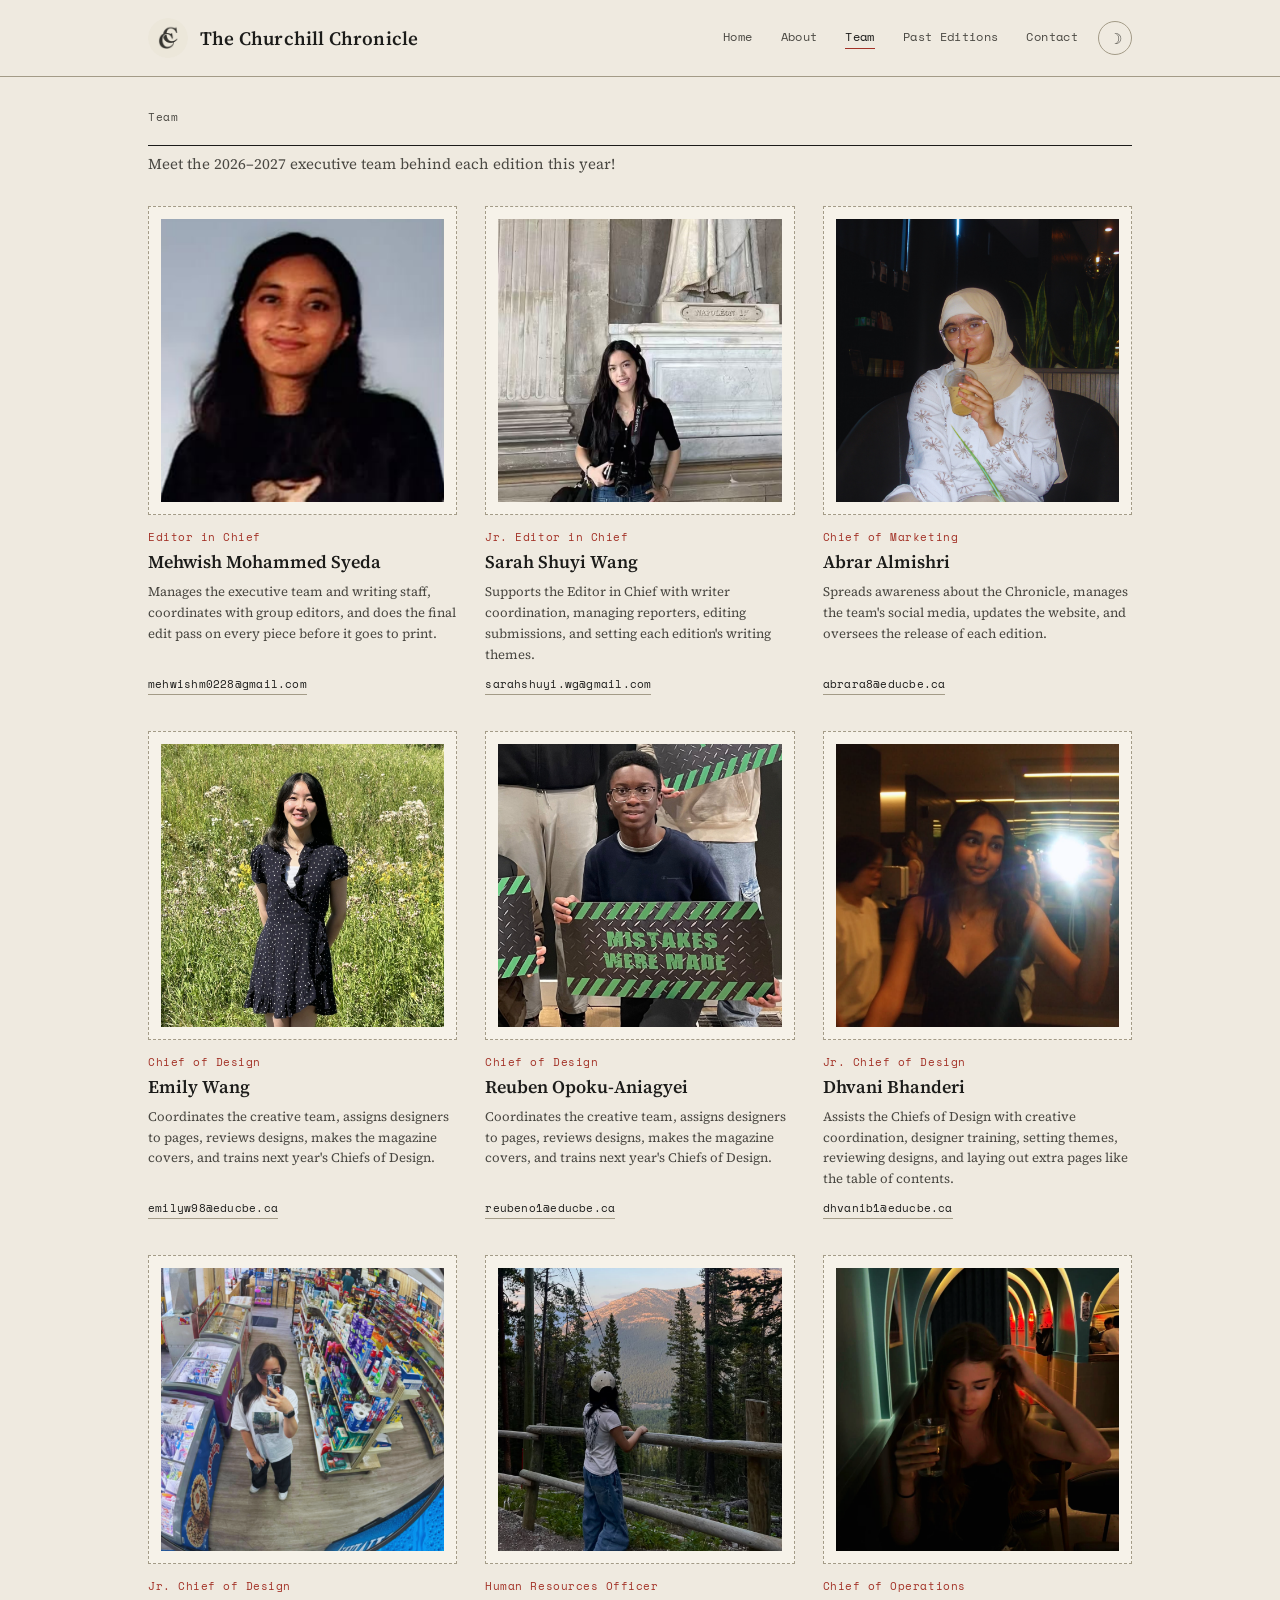
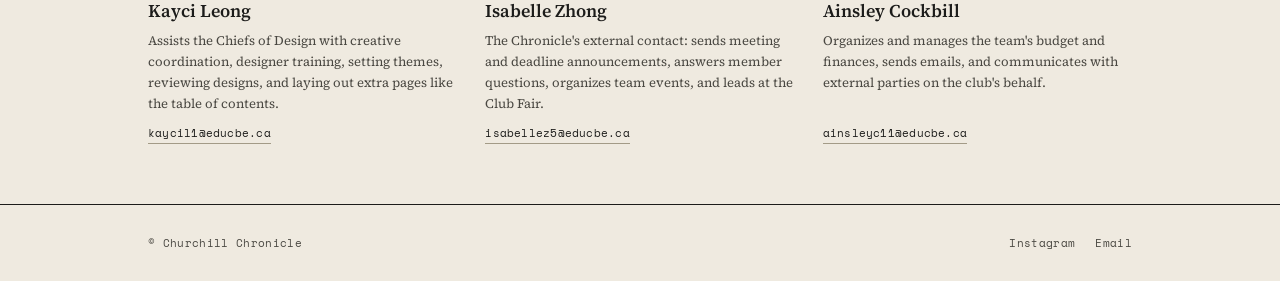
<file: team.html>
<!DOCTYPE html>
<html lang="en">
<head>
<script>
  (function () {
    var saved = localStorage.getItem('theme');
    if (saved === 'light' || saved === 'dark') {
      document.documentElement.setAttribute('data-theme', saved);
    }
  })();
</script>
<meta charset="UTF-8">
<meta name="viewport" content="width=device-width, initial-scale=1, viewport-fit=cover">
<title>Exec Team - The Churchill Chronicle</title>

<link rel="preconnect" href="https://fonts.googleapis.com">
<link rel="preconnect" href="https://fonts.gstatic.com" crossorigin>
<link href="https://fonts.googleapis.com/css2?family=Source+Serif+4:ital,opsz,wght@0,8..60,400;0,8..60,500;0,8..60,600;1,8..60,400;1,8..60,500&family=Space+Mono:wght@400;700&display=swap" rel="stylesheet">

<link rel="stylesheet" href="style.css">

<link rel="apple-touch-icon" sizes="180x180" href="assets/favicon/apple-touch-icon.png">
<link rel="icon" type="image/png" sizes="32x32" href="assets/favicon/favicon-32x32.png">
<link rel="icon" type="image/png" sizes="16x16" href="assets/favicon/favicon-16x16.png">
<link rel="manifest" href="assets/favicon/site.webmanifest">

<meta name="description" content="Meet the executive team behind The Churchill Chronicle.">
<link rel="canonical" href="https://churchillchronicleofficial.github.io/the-churchill-chronicle/team.html">

<meta property="og:type" content="website">
<meta property="og:title" content="Exec Team - The Churchill Chronicle">
<meta property="og:description" content="Meet the executive team behind The Churchill Chronicle.">
<meta property="og:url" content="https://churchillchronicleofficial.github.io/the-churchill-chronicle/team.html">
<meta property="og:image" content="https://churchillchronicleofficial.github.io/the-churchill-chronicle/assets/social/og-image.jpg">
<!-- TODO: create assets/social/og-image.jpg (1200x630px) — a simple logo-on-paper
     image works well. Every page shares this one image for now. -->

<meta name="twitter:card" content="summary_large_image">
<meta name="twitter:title" content="Exec Team - The Churchill Chronicle">
<meta name="twitter:description" content="Meet the executive team behind The Churchill Chronicle.">
<meta name="twitter:image" content="https://churchillchronicleofficial.github.io/the-churchill-chronicle/assets/social/og-image.jpg">

<!-- Free, privacy-friendly analytics (GoatCounter). Sign up free at
     https://www.goatcounter.com, then replace REPLACE-ME below with your
     own site code (find it in your GoatCounter settings). Until you do,
     this script simply won't send any data anywhere. -->
<script data-goatcounter="https://theofficialchurchillchronicle.goatcounter.com/count"
        async src="//gc.zgo.at/count.js"></script>

</head>
<body>

<header>
  <div class="wrap header-inner">
    <div class="brand">
      <img class="logo-mark" src="assets/images/logo.svg" alt="Churchill Chronicle logo">
      <div class="brand-text">
        <div class="name">The Churchill Chronicle</div>
      </div>
    </div>
    <div class="header-right">
      <nav>
        <a href="index.html">Home</a>
        <a href="about.html">About</a>
        <a href="team.html" class="active">Team</a>
        <a href="editions.html">Past Editions</a>
        <a href="contact.html">Contact</a>
      </nav>
      <button class="theme-toggle" id="themeToggle" aria-label="Toggle light or dark theme">&#9789;</button>
      <button class="menu-toggle" id="menuToggle" aria-label="Open menu">&#9776;</button>
    </div>
  </div>
</header>

<div class="mobile-nav-overlay" id="mobileNav">
  <div class="wrap mobile-nav-header">
    <button class="mobile-nav-close" id="mobileNavClose" aria-label="Close menu">&times;</button>
  </div>
  <nav class="mobile-nav-links wrap">
      <a href="index.html">Home</a>
      <a href="about.html">About</a>
      <a href="team.html" class="active">Team</a>
      <a href="editions.html">Past Editions</a>
      <a href="contact.html">Contact</a>
  </nav>
</div>

<main class="wrap">

  <div class="page-header">
    <p class="page-eyebrow">Team</p>
  </div>

  <div class="exec-intro">
    <p>Meet the 2026&ndash;2027 executive team behind each edition this year!</p>
  </div>

  <!--
    HOW TO SWAP IN A REAL PHOTO:
    Replace the .exec-photo placeholder div's contents with:
      <img src="assets/execs/first-last.jpg" alt="First Last">
    Keep the outer .exec-photo div and its classes.

    HOW TO UPDATE A NAME/EMAIL:
    Edit the .exec-name text and the mailto: link + link text in .exec-email.
  -->

  <div class="exec-grid">

    <div class="exec-card">
      <div class="exec-photo">
         <img src="assets/execs/Mehwish Mohammed Syeda - Editor in Chief.png" alt="Mehwish Mohammed Syeda">
      </div>
      <p class="exec-role">Editor in Chief</p>
      <h3 class="exec-name">Mehwish Mohammed Syeda</h3>
      <p class="exec-desc">Manages the executive team and writing staff, coordinates with group editors, and does the final edit pass on every piece before it goes to print.</p>
      <a class="exec-email" href="mailto:mehwishm0228@gmail.com">mehwishm0228@gmail.com</a>
    </div>

    <div class="exec-card">
      <div class="exec-photo">
        <img src="assets/execs/Sarah Shuyi Wang (Junior Editor-In-Chief).png" alt="Sarah Shuyi Wang">
      </div>
      <p class="exec-role">Jr. Editor in Chief</p>
      <h3 class="exec-name">Sarah Shuyi Wang</h3>
      <p class="exec-desc">Supports the Editor in Chief with writer coordination, managing reporters, editing submissions, and setting each edition's writing themes.</p>
      <a class="exec-email" href="mailto:sarahshuyi.wg@gmail.com">sarahshuyi.wg@gmail.com</a>
    </div>

    <div class="exec-card">
      <div class="exec-photo">
        <img src="assets/execs/Abrar Almishri (Chief of Marketing).png" alt="Abrar Almishri ">
      </div>
      <p class="exec-role">Chief of Marketing</p>
      <h3 class="exec-name">Abrar Almishri </h3>
      <p class="exec-desc">Spreads awareness about the Chronicle, manages the team's social media, updates the website, and oversees the release of each edition.</p>
      <a class="exec-email" href="mailto:abrara8@educbe.ca">abrara8@educbe.ca</a>
    </div>

    <div class="exec-card">
      <div class="exec-photo">
        <img src="assets/execs/Emily Wang (Chief of Design).png" alt="Emily Wang">
      </div>
      <p class="exec-role">Chief of Design</p>
      <h3 class="exec-name">Emily Wang</h3>
      <p class="exec-desc">Coordinates the creative team, assigns designers to pages, reviews designs, makes the magazine covers, and trains next year's Chiefs of Design.</p>
      <a class="exec-email" href="mailto:emilyw98@educbe.ca">emilyw98@educbe.ca</a>
    </div>

    <div class="exec-card">
      <div class="exec-photo">
        <img src="assets/execs/Reuben Opoku-Aniagyei (Chief of Design).png" alt="Reuben Opoku-Aniagyei ">
      </div>
      <p class="exec-role">Chief of Design</p>
      <h3 class="exec-name">Reuben Opoku-Aniagyei </h3>
      <p class="exec-desc">Coordinates the creative team, assigns designers to pages, reviews designs, makes the magazine covers, and trains next year's Chiefs of Design.</p>
      <a class="exec-email" href="mailto:reubeno1@educbe.ca">reubeno1@educbe.ca</a>
    </div>

    <div class="exec-card">
      <div class="exec-photo">
       <img src="assets/execs/Dhvani Bhanderi (Junior Chief of Design).png" alt="Dhvani Bhanderi">
      </div>
      <p class="exec-role">Jr. Chief of Design</p>
      <h3 class="exec-name">Dhvani Bhanderi</h3>
      <p class="exec-desc">Assists the Chiefs of Design with creative coordination, designer training, setting themes, reviewing designs, and laying out extra pages like the table of contents.</p>
      <a class="exec-email" href="mailto:dhvanib1@educbe.ca">dhvanib1@educbe.ca</a>
    </div>

    <div class="exec-card">
      <div class="exec-photo">
        <img src="assets/execs/Kayci Leong  (Jr. Chief of Design).png" alt="Kayci Leong">
      </div>
      <p class="exec-role">Jr. Chief of Design</p>
      <h3 class="exec-name">Kayci Leong</h3>
      <p class="exec-desc">Assists the Chiefs of Design with creative coordination, designer training, setting themes, reviewing designs, and laying out extra pages like the table of contents.</p>
      <a class="exec-email" href="mailto:kaycil1@educbe.ca">kaycil1@educbe.ca</a>
    </div>

    <div class="exec-card">
      <div class="exec-photo">
          <img src="assets/execs/Isabelle Zhong (Human Resources Officer).png" alt="Isabelle Zhong">
      </div>
      <p class="exec-role">Human Resources Officer</p>
      <h3 class="exec-name">Isabelle Zhong</h3>
      <p class="exec-desc">The Chronicle's external contact: sends meeting and deadline announcements, answers member questions, organizes team events, and leads at the Club Fair.</p>
      <a class="exec-email" href="mailto:isabellez5@educbe.ca">isabellez5@educbe.ca</a>
    </div>

    <div class="exec-card">
      <div class="exec-photo">
        <img src="assets/execs/Ainsley Cockbill (Chief of Operations).png" alt="Ainsley Cockbill">
      </div>
      <p class="exec-role">Chief of Operations</p>
      <h3 class="exec-name">Ainsley Cockbill</h3>
      <p class="exec-desc">Organizes and manages the team's budget and finances, sends emails, and communicates with external parties on the club's behalf.</p>
      <a class="exec-email" href="mailto:ainsleyc11@educbe.ca">ainsleyc11@educbe.ca</a>
    </div>

  </div>

</main>

<footer>
  <div class="wrap footer-inner">
    <span>&copy; Churchill Chronicle</span>
    <div class="footer-links">
      <a href="https://www.instagram.com/thechurchillchronicle/" target="_blank" rel="noopener">Instagram</a>
      <a href="mailto:churchillchronicleofficial@gmail.com">Email</a>
    </div>
  </div>
</footer>

<script>
  (function () {
    var toggle = document.getElementById('themeToggle');
    function currentTheme() {
      var attr = document.documentElement.getAttribute('data-theme');
      if (attr) return attr;
      return window.matchMedia('(prefers-color-scheme: dark)').matches ? 'dark' : 'light';
    }
    function updateIcon() {
      toggle.textContent = currentTheme() === 'dark' ? '\u2600' : '\u263D';
    }
    updateIcon();
    toggle.addEventListener('click', function () {
      var next = currentTheme() === 'dark' ? 'light' : 'dark';
      document.documentElement.setAttribute('data-theme', next);
      localStorage.setItem('theme', next);
      updateIcon();
    });
  })();
</script>



<script>
  (function () {
    var menuToggle = document.getElementById('menuToggle');
    var mobileNav = document.getElementById('mobileNav');
    var mobileNavClose = document.getElementById('mobileNavClose');
    if (!menuToggle || !mobileNav) return;

    function openMenu() {
      mobileNav.classList.add('open');
      document.body.style.overflow = 'hidden';
    }
    function closeMenu() {
      mobileNav.classList.remove('open');
      document.body.style.overflow = '';
    }

    menuToggle.addEventListener('click', openMenu);
    mobileNavClose.addEventListener('click', closeMenu);
    mobileNav.querySelectorAll('a').forEach(function (link) {
      link.addEventListener('click', closeMenu);
    });
    document.addEventListener('keydown', function (e) {
      if (e.key === 'Escape') closeMenu();
    });
  })();
</script>

</body>
</html>
</file>
<file: style.css>
/* ===================================================
   Churchill Chronicle — shared stylesheet
   THEME: "The Record" — archival / ledger editorial system
   Link this file from every page: <link rel="stylesheet" href="style.css">
   =================================================== */

:root {
  --paper: #efeae0;
  --paper-raised: #f6f2e9;
  --ink: #1c1c1a;
  --ink-soft: #4a4842;
  --rule: #a39b87;
  --rule-light: #d8d2c1;
  --stamp: #a33227;
  --index-green: #2c4a3e;

  --font-serif: "Source Serif 4", Georgia, serif;
  --font-mono: "Space Mono", "Courier New", monospace;
}

@media (prefers-color-scheme: dark) {
  :root:not([data-theme="light"]) {
    --paper: #1b1a17;
    --paper-raised: #232019;
    --ink: #ece7da;
    --ink-soft: #b8b2a1;
    --rule: #5a5647;
    --rule-light: #35322a;
    --stamp: #d3564a;
    --index-green: #6a9987;
  }
}
:root[data-theme="dark"] {
  --paper: #1b1a17;
  --paper-raised: #232019;
  --ink: #ece7da;
  --ink-soft: #b8b2a1;
  --rule: #5a5647;
  --rule-light: #35322a;
  --stamp: #d3564a;
  --index-green: #6a9987;
}

* { box-sizing: border-box; }

html { scroll-padding-top: env(safe-area-inset-top, 0px); }
html, body { margin: 0; height: 100%; }

body {
  background: var(--paper);
  color: var(--ink);
  font-family: var(--font-serif);
  padding-top: env(safe-area-inset-top, 0px);
  padding-bottom: env(safe-area-inset-bottom, 0px);
  -webkit-font-smoothing: antialiased;
}

a { color: inherit; text-decoration: none; }

.wrap {
  max-width: 1040px;
  margin: 0 auto;
  padding: 0 28px;
}

/* ---- header ---- */
header {
  position: sticky;
  top: env(safe-area-inset-top, 0px);
  background: var(--paper);
  border-bottom: 1px solid var(--rule);
  z-index: 10;
}
.header-inner {
  display: flex;
  align-items: center;
  justify-content: space-between;
  padding-top: 18px;
  padding-bottom: 18px;
  gap: 20px;
}
.brand { display: flex; align-items: center; gap: 12px; }

.logo-mark {
  width: 40px;
  height: 40px;
  border-radius: 50%;
  object-fit: cover;
  display: block;
  flex-shrink: 0;
}
.logo-mark.placeholder {
  border: 1.5px solid var(--ink);
  display: flex;
  align-items: center;
  justify-content: center;
  font-family: var(--font-mono);
  font-size: 11px;
  letter-spacing: 0.02em;
  color: var(--ink-soft);
  text-align: center;
  line-height: 1.1;
}

.brand-text .name { font-size: 19px; font-weight: 600; letter-spacing: 0.01em; }
.brand-text .est { font-family: var(--font-mono); font-size: 10px; color: var(--ink-soft); letter-spacing: 0.06em; }

nav { display: flex; gap: 28px; font-family: var(--font-mono); font-size: 12px; letter-spacing: 0.03em; }
nav a { color: var(--ink-soft); border-bottom: 1px solid transparent; padding-bottom: 3px; }
nav a:hover, nav a.active { color: var(--ink); border-bottom-color: var(--stamp); }

@media (max-width: 640px) {
  nav { display: none; } /* replace with a mobile menu when we build that page */
}

/* ---- hero ---- */
.hero { padding: 44px 0 32px; }

.hero-frame {
  border-top: 1px solid var(--ink);
  border-bottom: 1px solid var(--ink);
  padding: 24px 0 30px;
  margin-top: 8px;
}

.meta-row {
  font-family: var(--font-mono);
  font-size: 11px;
  letter-spacing: 0.05em;
  color: var(--ink-soft);
  display: flex;
  justify-content: space-between;
  margin-bottom: 18px;
}
.meta-row .latest { color: var(--stamp); font-weight: 700; }

.hero-grid {
  display: grid;
  grid-template-columns: 1.1fr 0.9fr;
  gap: 48px;
  align-items: center;
}
@media (max-width: 720px) {
  .hero-grid { grid-template-columns: 1fr; gap: 32px; }
}

.tagline { font-style: italic; font-size: 15px; color: var(--ink-soft); margin: 0 0 14px; line-height: 1.5; }

.hero-title {
  font-size: clamp(2.1rem, 4.4vw, 3.4rem);
  line-height: 1.04;
  font-weight: 600;
  margin: 0 0 16px;
  max-width: 480px;
}

.hero-sub { font-size: 15px; color: var(--ink-soft); line-height: 1.6; max-width: 440px; margin: 0 0 20px; }

.read-link {
  display: inline-flex;
  align-items: center;
  gap: 8px;
  font-family: var(--font-mono);
  font-size: 13px;
  letter-spacing: 0.03em;
  color: var(--stamp);
  border-bottom: 1px solid var(--stamp);
  padding-bottom: 3px;
}
.read-link:hover { opacity: 0.75; }

.cover-frame {
  background: var(--paper-raised);
  border: 1px solid var(--rule);
  padding: 18px;
  position: relative;
}
.cover-frame img {
  width: 100%;
  display: block;
  aspect-ratio: 8.5 / 11;
  object-fit: cover;
}
.cover-placeholder {
  aspect-ratio: 8.5 / 11;
  border: 1px dashed var(--rule);
  display: flex;
  flex-direction: column;
  align-items: center;
  justify-content: center;
  gap: 10px;
  text-align: center;
  padding: 20px;
}
.cover-placeholder .label { font-family: var(--font-mono); font-size: 11px; color: var(--ink-soft); letter-spacing: 0.04em; }
.cover-placeholder .issue { font-family: var(--font-mono); font-size: 10px; color: var(--rule); }

.stamp-tag {
  position: absolute;
  top: -12px;
  right: 14px;
  background: var(--stamp);
  color: var(--paper);
  font-family: var(--font-mono);
  font-size: 10px;
  letter-spacing: 0.06em;
  padding: 4px 10px;
  transform: rotate(-2deg);
}

/* ---- teaser index ---- */
.index-section { padding: 8px 0 44px; }
.index-heading { font-family: var(--font-mono); font-size: 11px; letter-spacing: 0.08em; color: var(--ink-soft); margin: 0 0 14px; }

.index-grid { display: grid; grid-template-columns: repeat(3, 1fr); border-top: 1px solid var(--rule); }
@media (max-width: 720px) { .index-grid { grid-template-columns: 1fr; } }

.index-card { border-bottom: 1px solid var(--rule); border-right: 1px solid var(--rule); padding: 22px 22px 24px; }
.index-card:last-child { border-right: none; }
@media (max-width: 720px) { .index-card { border-right: none !important; } }

.index-num { font-family: var(--font-mono); font-size: 11px; color: var(--rule); margin: 0 0 12px; }
.index-card h3 { font-size: 19px; font-weight: 600; margin: 0 0 8px; }
.index-card p { font-size: 14px; color: var(--ink-soft); line-height: 1.6; margin: 0 0 12px; }
.index-card a { font-family: var(--font-mono); font-size: 11px; letter-spacing: 0.04em; color: var(--ink); border-bottom: 1px solid var(--rule); padding-bottom: 2px; }
.index-card a:hover { border-color: var(--ink); }

/* ---- footer ---- */
footer { border-top: 1px solid var(--ink); padding: 30px 0; }
.footer-inner {
  display: flex;
  justify-content: space-between;
  align-items: center;
  flex-wrap: wrap;
  gap: 14px;
  font-family: var(--font-mono);
  font-size: 11px;
  color: var(--ink-soft);
  letter-spacing: 0.03em;
}
.footer-links { display: flex; gap: 20px; }
.footer-links a { color: var(--ink-soft); }
.footer-links a:hover { color: var(--ink); }

/* ===================================================
   About page
   =================================================== */

.page-header {
  padding: 32px 0 20px;
  border-bottom: 1px solid var(--ink);
}
.page-eyebrow {
  font-family: var(--font-mono);
  font-size: 11px;
  letter-spacing: 0.06em;
  color: var(--ink-soft);
  margin: 0;
}
.page-title {
  font-size: clamp(2rem, 4.2vw, 2.9rem);
  font-weight: 600;
  line-height: 1.05;
  margin: 12px 0 0;
  max-width: 620px;
}

/* Body copy links (Philosophy / History paragraphs) */
.prose { max-width: 680px; }
.prose p {
  font-size: 16px;
  line-height: 1.75;
  color: var(--ink);
  margin: 0 0 14px;
}
.prose p:last-child { margin-bottom: 0; }
.prose a {
  color: var(--stamp);
  border-bottom: 1px solid var(--stamp);
  padding-bottom: 1px;
}
.prose a:hover { opacity: 0.75; }

.about-section {
  padding: 30px 0;
  border-bottom: 1px solid var(--rule-light);
}
.about-section:last-of-type { border-bottom: none; }
.about-section h2 {
  font-family: var(--font-mono);
  font-size: 12px;
  letter-spacing: 0.08em;
  color: var(--ink-soft);
  margin: 0 0 14px;
  text-transform: none;
}

/* ---- roles grid ---- */
.roles-section { padding: 36px 0 50px; border-bottom: 1px solid var(--rule-light); }
.roles-section .about-section-title {
  font-size: clamp(1.5rem, 3vw, 2rem);
  font-weight: 600;
  margin: 0 0 8px;
}
.roles-intro {
  font-size: 14px;
  color: var(--ink-soft);
  margin: 0 0 22px;
  max-width: 520px;
}

.role-grid {
  display: grid;
  grid-template-columns: repeat(3, 1fr);
  border-top: 1px solid var(--rule);
  border-left: 1px solid var(--rule);
}
@media (max-width: 780px) {
  .role-grid { grid-template-columns: repeat(2, 1fr); }
}
@media (max-width: 480px) {
  .role-grid { grid-template-columns: 1fr; }
}

.role-card {
  border-right: 1px solid var(--rule);
  border-bottom: 1px solid var(--rule);
  padding: 20px 20px;
  text-align: left;
  background: transparent;
  cursor: pointer;
  font-family: inherit;
  color: inherit;
  display: flex;
  flex-direction: column;
  gap: 8px;
  transition: background 150ms ease;
}
.role-card:hover { background: var(--paper-raised); }
.role-card:focus-visible { outline: 2px solid var(--stamp); outline-offset: -2px; }

.role-card h3 { font-size: 17px; font-weight: 600; margin: 0; }
.role-card p { font-size: 13.5px; color: var(--ink-soft); line-height: 1.6; margin: 0; flex-grow: 1; }
.role-card .role-see {
  font-family: var(--font-mono);
  font-size: 10.5px;
  letter-spacing: 0.04em;
  color: var(--stamp);
}

/* ---- disclaimer ---- */
.disclaimer-section { padding: 24px 0 44px; }
.disclaimer-section p {
  font-size: 12.5px;
  font-style: italic;
  color: var(--ink-soft);
  line-height: 1.7;
  max-width: 760px;
  margin: 0;
}

/* ---- modal ---- */
.modal-overlay {
  position: fixed;
  inset: 0;
  background: rgba(28, 28, 26, 0.55);
  display: none;
  align-items: center;
  justify-content: center;
  padding: 24px;
  z-index: 100;
}
.modal-overlay.open { display: flex; }

.modal-panel {
  background: var(--paper);
  border: 1px solid var(--ink);
  max-width: 420px;
  width: 100%;
  max-height: 80vh;
  overflow-y: auto;
  padding: 28px 26px;
  position: relative;

  /* blend the scrollbar into the design instead of the default system style */
  scrollbar-width: thin;
  scrollbar-color: var(--rule) transparent;
}
.modal-panel::-webkit-scrollbar { width: 6px; }
.modal-panel::-webkit-scrollbar-track { background: transparent; }
.modal-panel::-webkit-scrollbar-thumb { background: var(--rule); border-radius: 3px; }
.modal-panel::-webkit-scrollbar-thumb:hover { background: var(--ink-soft); }

.modal-close {
  position: absolute;
  top: 16px;
  right: 16px;
  background: none;
  border: none;
  font-family: var(--font-mono);
  font-size: 12px;
  color: var(--ink-soft);
  cursor: pointer;
  letter-spacing: 0.04em;
  padding: 4px;
}
.modal-close:hover { color: var(--ink); }

.modal-eyebrow {
  font-family: var(--font-mono);
  font-size: 10.5px;
  letter-spacing: 0.06em;
  color: var(--stamp);
  margin: 0 0 8px;
}
.modal-panel h3 { font-size: 21px; font-weight: 600; margin: 0 0 6px; }
.modal-panel .modal-desc { font-size: 13.5px; color: var(--ink-soft); line-height: 1.6; margin: 0 0 16px; }

.modal-names {
  list-style: none;
  margin: 0;
  padding: 14px 0 0;
  border-top: 1px solid var(--rule-light);
}
.modal-names li {
  font-size: 15px;
  padding: 8px 0;
  border-bottom: 1px solid var(--rule-light);
}
.modal-names li:last-child { border-bottom: none; }

/* ===================================================
   Team page (work in progress state)
   =================================================== */

.wip-wrap {
  margin-top: 8px;
  padding: 70px 0;
  min-height: 30vh;
  display: flex;
  flex-direction: column;
  justify-content: center;
}
.wip-eyebrow {
  font-family: var(--font-mono);
  font-size: 11px;
  letter-spacing: 0.06em;
  color: var(--stamp);
  margin: 0 0 14px;
}
.wip-title {
  font-size: clamp(1.8rem, 4vw, 2.6rem);
  font-weight: 600;
  line-height: 1.1;
  margin: 0 0 14px;
  max-width: 520px;
}
.wip-text {
  font-size: 15px;
  color: var(--ink-soft);
  line-height: 1.6;
  max-width: 480px;
  margin: 0;
}

/* ===================================================
   Past editions page
   =================================================== */

.editions-intro { padding: 6px 0 6px; }
.editions-intro p {
  font-size: 15px;
  color: var(--ink-soft);
  line-height: 1.6;
  max-width: 900px;
  margin: 0;
}

.edition-year {
  border-top: 1px solid var(--ink);
  border-bottom: 1px solid var(--ink);
  padding: 22px 0 30px;
  margin-top: 26px;
}
.edition-year:first-of-type { margin-top: 0; }

.edition-year-header {
  display: flex;
  align-items: baseline;
  justify-content: space-between;
  margin-bottom: 20px;
  gap: 12px;
}
.edition-year-header h2 {
  font-family: var(--font-mono);
  font-size: 13px;
  font-weight: 700;
  letter-spacing: 0.06em;
  color: var(--ink);
  margin: 0;
}
.edition-count {
  font-family: var(--font-mono);
  font-size: 11px;
  color: var(--ink-soft);
  letter-spacing: 0.03em;
}

.edition-grid {
  display: grid;
  grid-template-columns: repeat(4, 1fr);
  gap: 20px;
}
@media (max-width: 780px) {
  .edition-grid { grid-template-columns: repeat(2, 1fr); }
}
@media (max-width: 460px) {
  .edition-grid { grid-template-columns: 1fr; }
}

.edition-card {
  display: flex;
  flex-direction: column;
  gap: 8px;
}
.edition-cover-frame {
  background: var(--paper-raised);
  border: 1px solid var(--rule);
  padding: 10px;
  transition: border-color 150ms ease;
}
.edition-card:hover .edition-cover-frame { border-color: var(--ink); }
.edition-cover-frame img {
  width: 100%;
  display: block;
  aspect-ratio: 8.5 / 11;
  object-fit: cover;
}
.edition-cover-placeholder {
  aspect-ratio: 8.5 / 11;
  border: 1px dashed var(--rule);
  display: flex;
  flex-direction: column;
  align-items: center;
  justify-content: center;
  gap: 6px;
  text-align: center;
  padding: 10px;
}
.edition-cover-placeholder .label { font-family: var(--font-mono); font-size: 10px; color: var(--ink-soft); letter-spacing: 0.03em; }
.edition-cover-placeholder .file { font-family: var(--font-mono); font-size: 9px; color: var(--rule); word-break: break-all; }

.edition-season {
  font-family: var(--font-mono);
  font-size: 11px;
  letter-spacing: 0.03em;
  color: var(--ink-soft);
  text-align: center;
}
.edition-card:hover .edition-season { color: var(--stamp); }

.archive-links {
  margin-top: 20px;
  margin-bottom: 40px;
  padding-top: 14px;
  display: flex;
  justify-content: center;
  gap: 24px;
}
.archive-links a {
  font-family: var(--font-mono);
  font-size: 10px;
  letter-spacing: 0.03em;
  color: var(--rule);
  opacity: 0.7;
}
.archive-links a:hover { opacity: 1; color: var(--ink-soft); }

/* ===================================================
   Theme toggle
   =================================================== */

.header-right {
  display: flex;
  align-items: center;
  gap: 20px;
}

.theme-toggle {
  width: 34px;
  height: 34px;
  border-radius: 50%;
  border: 1px solid var(--rule);
  background: none;
  color: var(--ink-soft);
  font-size: 15px;
  line-height: 1;
  cursor: pointer;
  display: flex;
  align-items: center;
  justify-content: center;
  flex-shrink: 0;
  transition: border-color 150ms ease, color 150ms ease;
}
.theme-toggle:hover { border-color: var(--ink); color: var(--ink); }
.theme-toggle:focus-visible { outline: 2px solid var(--stamp); outline-offset: 2px; }

/* ===================================================
   Contact page
   =================================================== */

.contact-grid { margin: 34px 0 10px; }
.contact-card .contact-label {
  font-family: var(--font-mono);
  font-size: 11px;
  color: var(--rule);
  letter-spacing: 0.04em;
  margin: 0 0 12px;
}

/* ===================================================
   Team page (draft) — exec profile grid
   =================================================== */

.exec-intro { padding: 6px 0 30px; }
.exec-intro p {
  font-size: 15px;
  color: var(--ink-soft);
  line-height: 1.6;
  max-width: 640px;
  margin: 0;
}

.exec-grid {
  display: grid;
  grid-template-columns: repeat(3, 1fr);
  gap: 36px 28px;
  padding-bottom: 60px;
}
@media (max-width: 780px) {
  .exec-grid { grid-template-columns: repeat(2, 1fr); }
}
@media (max-width: 480px) {
  .exec-grid { grid-template-columns: 1fr; }
}

.exec-card { display: flex; flex-direction: column; }

.exec-photo {
  aspect-ratio: 1 / 1;
  width: 100%;
  border: 1px dashed var(--rule);
  background: var(--paper-raised);
  display: flex;
  flex-direction: column;
  align-items: center;
  justify-content: center;
  gap: 6px;
  text-align: center;
  padding: 12px;
  margin-bottom: 14px;
}
.exec-photo img {
  width: 100%;
  height: 100%;
  object-fit: cover;
  display: block;
}
.exec-photo .label { font-family: var(--font-mono); font-size: 10.5px; color: var(--ink-soft); letter-spacing: 0.03em; }
.exec-photo .file { font-family: var(--font-mono); font-size: 9px; color: var(--rule); word-break: break-all; }

.exec-role {
  font-family: var(--font-mono);
  font-size: 10.5px;
  letter-spacing: 0.05em;
  color: var(--stamp);
  margin: 0 0 4px;
}
.exec-name {
  font-size: 18px;
  font-weight: 600;
  margin: 0 0 8px;
}
.exec-desc {
  font-size: 13px;
  color: var(--ink-soft);
  line-height: 1.6;
  margin: 0 0 10px;
  flex-grow: 1;
}
.exec-email {
  font-family: var(--font-mono);
  font-size: 11px;
  letter-spacing: 0.02em;
  color: var(--ink);
  border-bottom: 1px solid var(--rule);
  padding-bottom: 2px;
  align-self: flex-start;
}
.exec-email:hover { border-color: var(--ink); }

.draft-flag {
  background: var(--stamp);
  color: var(--paper);
  font-family: var(--font-mono);
  font-size: 11px;
  letter-spacing: 0.04em;
  text-align: center;
  padding: 8px;
}

/* ===================================================
   Mobile navigation
   =================================================== */

.menu-toggle {
  display: none;
  width: 34px;
  height: 34px;
  border-radius: 50%;
  border: 1px solid var(--rule);
  background: none;
  color: var(--ink-soft);
  font-size: 16px;
  cursor: pointer;
  align-items: center;
  justify-content: center;
  flex-shrink: 0;
  transition: border-color 150ms ease, color 150ms ease;
}
.menu-toggle:hover { border-color: var(--ink); color: var(--ink); }
.menu-toggle:focus-visible { outline: 2px solid var(--stamp); outline-offset: 2px; }

@media (max-width: 640px) {
  .menu-toggle { display: flex; }
}

.mobile-nav-overlay {
  position: fixed;
  inset: 0;
  background: var(--paper);
  z-index: 200;
  display: none;
  flex-direction: column;
  padding-top: env(safe-area-inset-top, 0px);
  padding-bottom: env(safe-area-inset-bottom, 0px);
}
.mobile-nav-overlay.open { display: flex; }

.mobile-nav-header {
  display: flex;
  justify-content: flex-end;
  padding: 18px 28px;
}
.mobile-nav-close {
  width: 34px;
  height: 34px;
  border-radius: 50%;
  border: 1px solid var(--rule);
  background: none;
  color: var(--ink-soft);
  font-size: 18px;
  cursor: pointer;
  display: flex;
  align-items: center;
  justify-content: center;
}
.mobile-nav-close:hover { border-color: var(--ink); color: var(--ink); }

.mobile-nav-links {
  display: flex;
  flex-direction: column;
  gap: 4px;
  padding-top: 20px;
}
.mobile-nav-links a {
  font-family: var(--font-serif);
  font-size: clamp(1.6rem, 8vw, 2.2rem);
  font-weight: 600;
  color: var(--ink);
  border-bottom: 1px solid var(--rule-light);
  padding: 16px 0;
}
.mobile-nav-links a.active { color: var(--stamp); }

@media (min-width: 641px) {
  .mobile-nav-overlay { display: none !important; }
}
</file>
